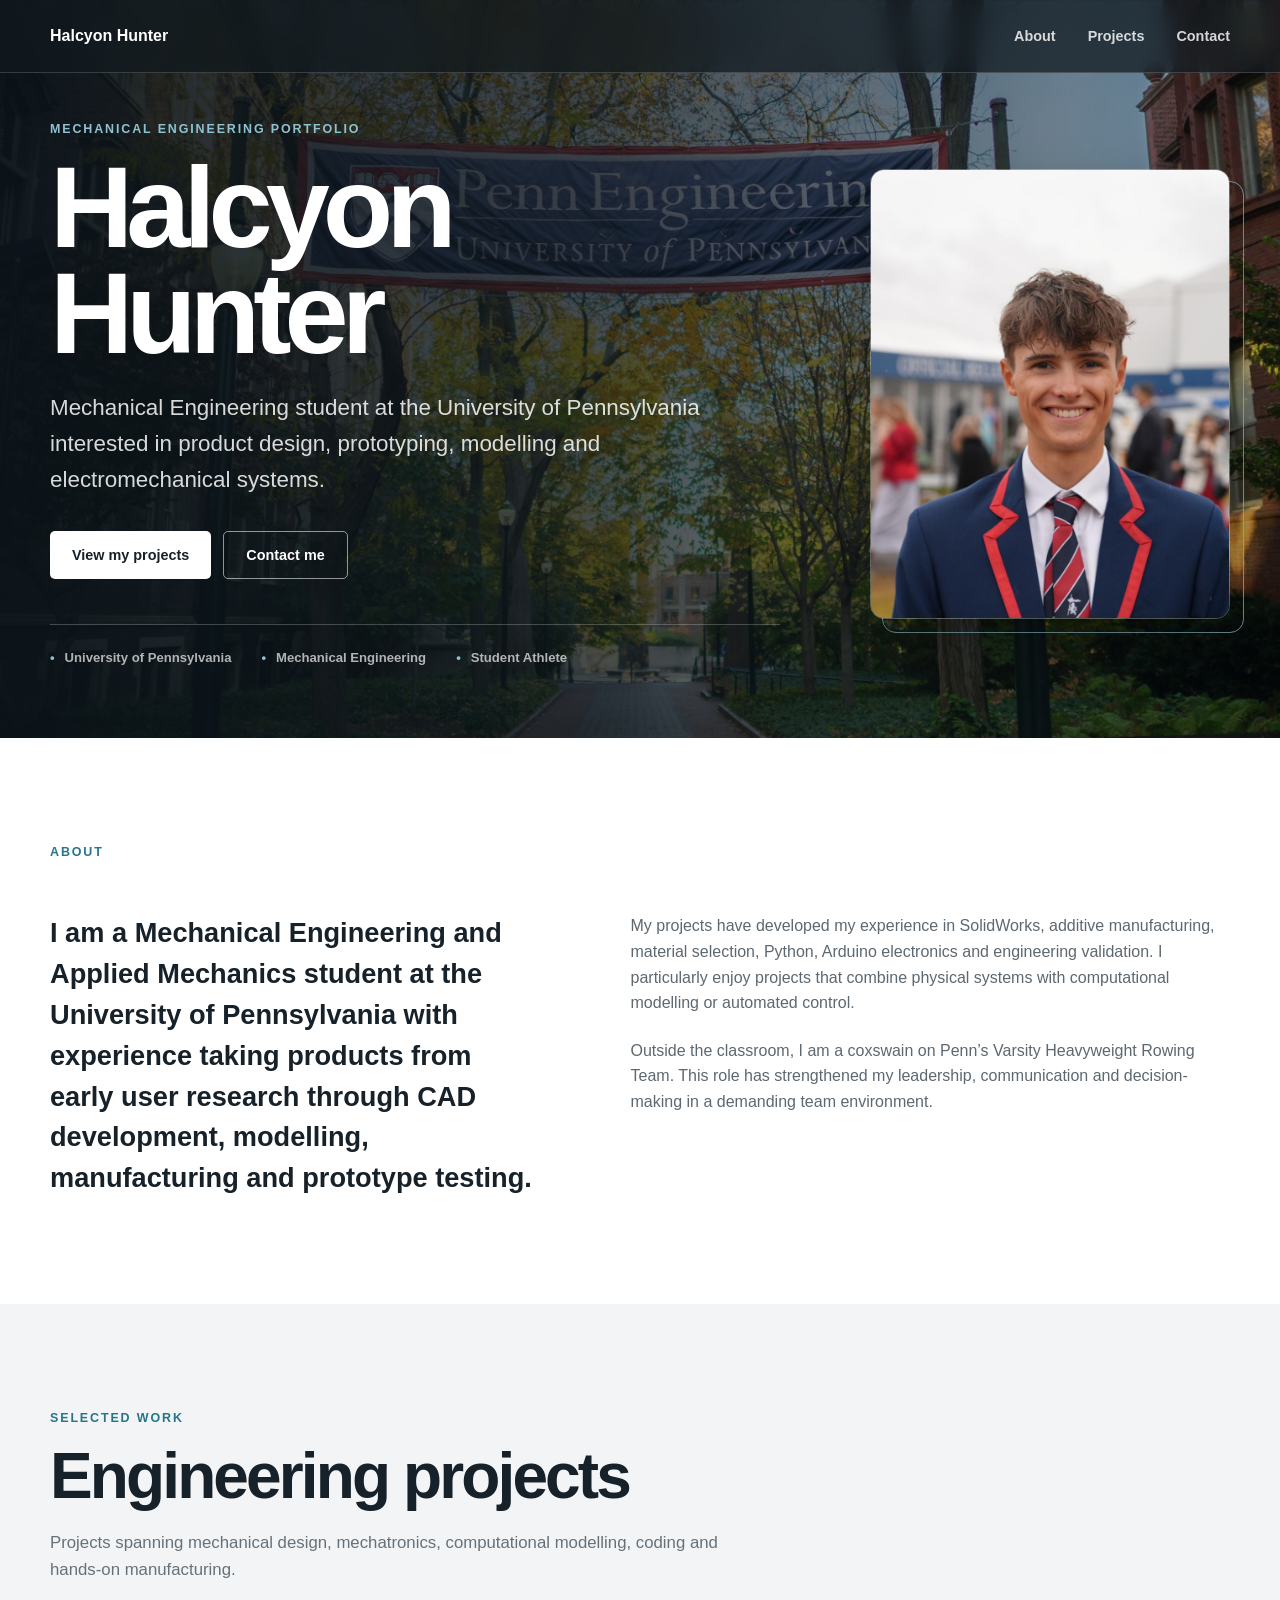
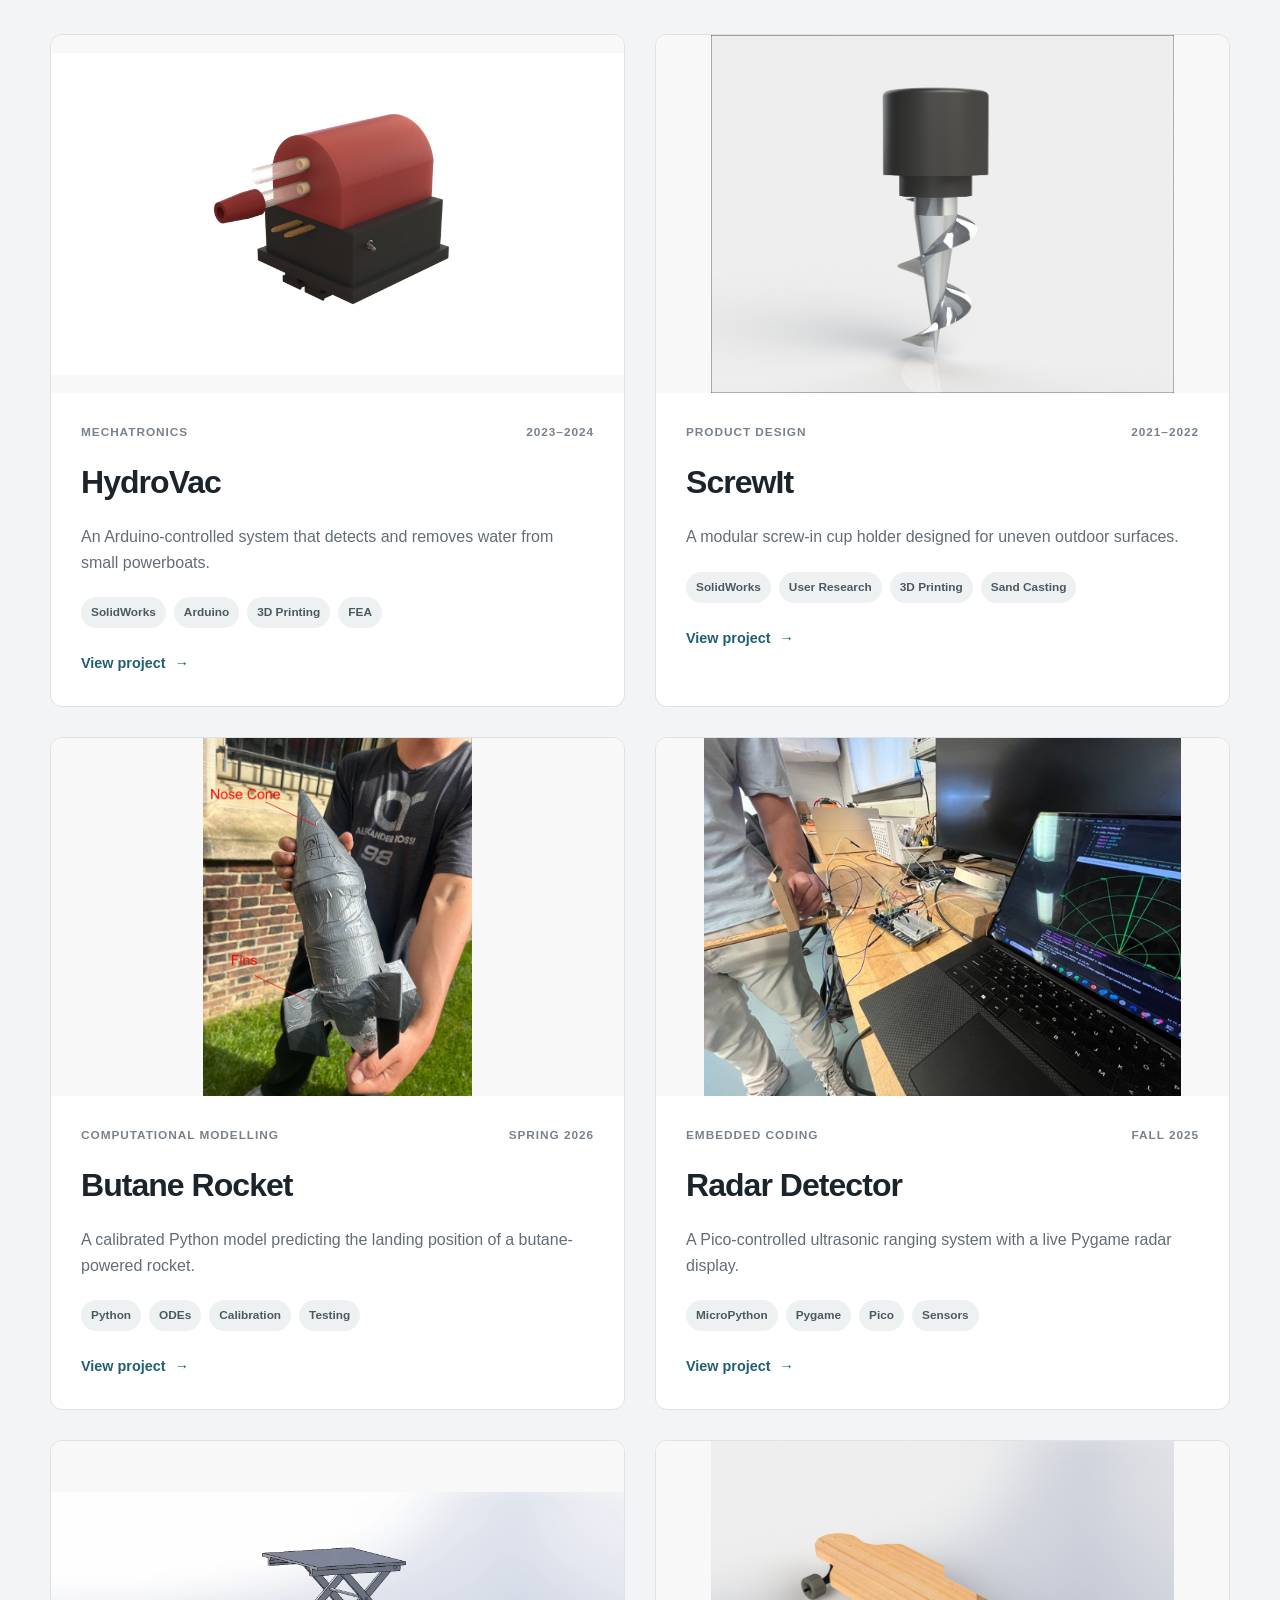
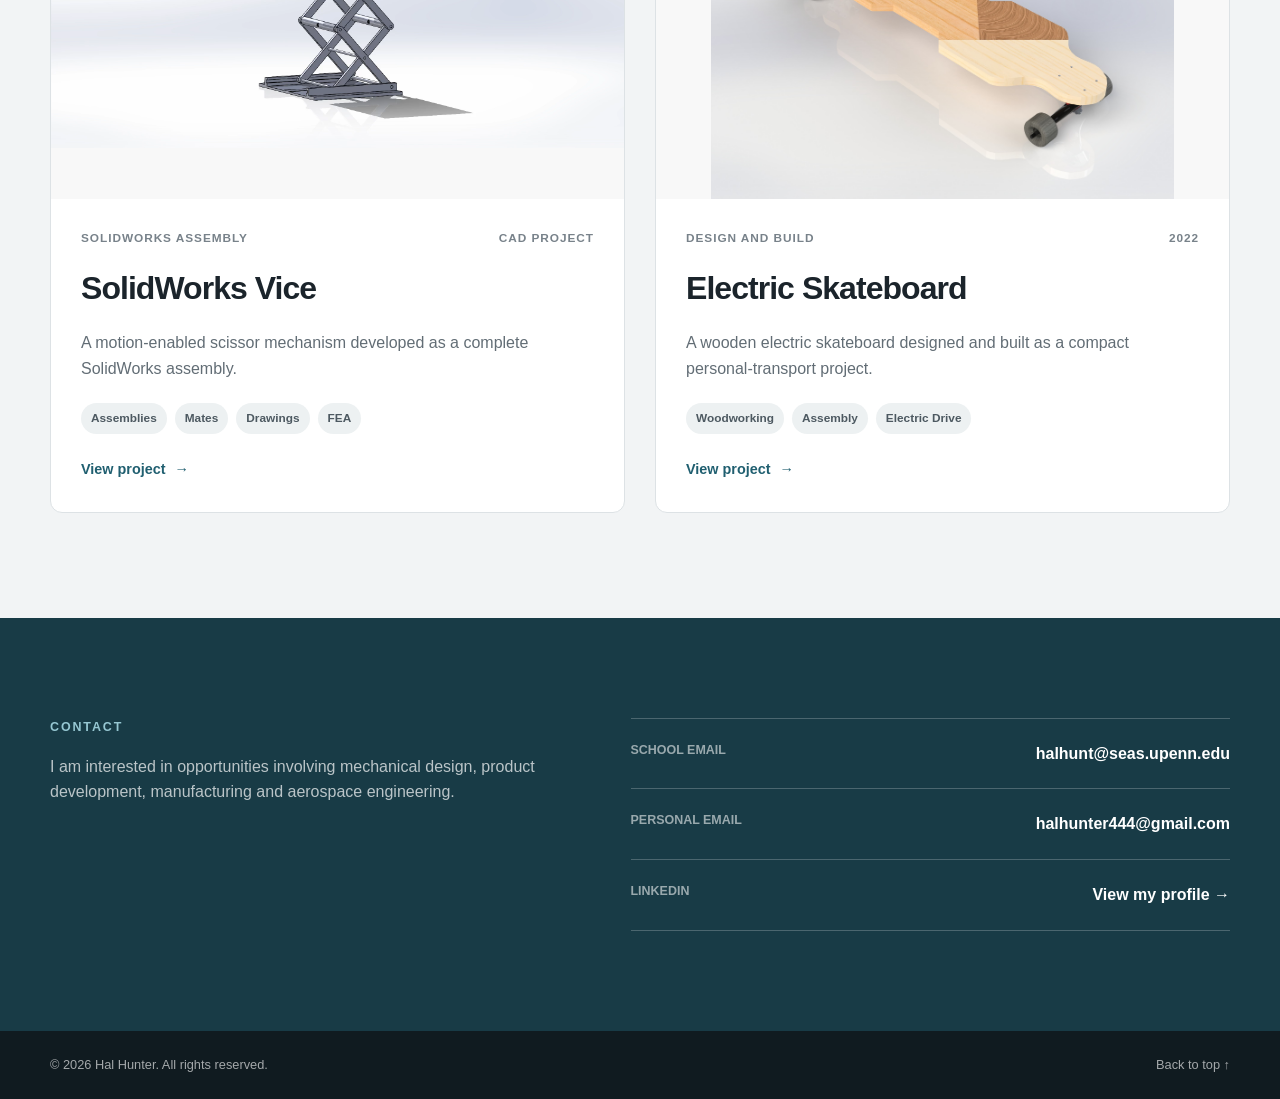
<file: index.html>
<!DOCTYPE html>
<html lang="en">
<head>
  <meta charset="UTF-8" />
  <meta name="viewport" content="width=device-width, initial-scale=1.0" />
  <meta name="description" content="Mechanical engineering portfolio of Halcyon Hunter, a student at the University of Pennsylvania." />
  <title>Halcyon Hunter | Mechanical Engineering Portfolio</title>
  <link rel="stylesheet" href="style.css" />
</head>
<body id="top" class="home-page">
  <nav class="home-nav" aria-label="Primary navigation">
    <div class="home-nav-inner">
      <a href="index.html" class="nav-brand">Halcyon Hunter</a>
      <ul class="home-links">
        <li><a href="#about">About</a></li>
        <li><a href="#projects">Projects</a></li>
        <li><a href="#contact">Contact</a></li>
      </ul>
    </div>
  </nav>

  <main>
    <section class="home-hero">
      <div class="home-hero-content">
        <div class="home-hero-copy">
          <p class="home-eyebrow">Mechanical Engineering Portfolio</p>
          <h1>Halcyon Hunter</h1>
          <p class="home-hero-lead">Mechanical Engineering student at the University of Pennsylvania interested in product design, prototyping, modelling and electromechanical systems.</p>
          <div class="home-actions">
            <a href="#projects" class="primary-button">View my projects</a>
            <a href="#contact" class="secondary-button">Contact me</a>
          </div>
          <ul class="hero-details">
            <li>University of Pennsylvania</li>
            <li>Mechanical Engineering</li>
            <li>Student Athlete</li>
          </ul>
        </div>
        <figure class="home-headshot">
          <img src="images/headshot.jpg" alt="Portrait of Halcyon Hunter" />
        </figure>
      </div>
    </section>

    <section id="about" class="home-section about-section">
      <div class="home-section-heading">
        <p class="home-section-label">About</p>
      </div>
      <div class="about-content">
        <p class="about-introduction">I am a Mechanical Engineering and Applied Mechanics student at the University of Pennsylvania with experience taking products from early user research through CAD development, modelling, manufacturing and prototype testing.</p>
        <div class="about-details">
          <p>My projects have developed my experience in SolidWorks, additive manufacturing, material selection, Python, Arduino electronics and engineering validation. I particularly enjoy projects that combine physical systems with computational modelling or automated control.</p>
          <p>Outside the classroom, I am a coxswain on Penn’s Varsity Heavyweight Rowing Team. This role has strengthened my leadership, communication and decision-making in a demanding team environment.</p>
        </div>
      </div>
    </section>

    <section id="projects" class="home-section projects-section">
      <div class="home-section-heading">
        <p class="home-section-label">Selected work</p>
        <h2>Engineering projects</h2>
        <p class="section-description">Projects spanning mechanical design, mechatronics, computational modelling, coding and hands-on manufacturing.</p>
      </div>

      <div class="project-card-grid">
        <article class="home-project-card">
          <a href="hydrovac.html" class="project-image-link"><img src="images/hydrovac-render-front.jpg" alt="HydroVac automated bilge pump rendering" /></a>
          <div class="home-project-content">
            <div class="project-card-meta"><span>Mechatronics</span><span>2023–2024</span></div>
            <h3><a href="hydrovac.html">HydroVac</a></h3>
            <p>An Arduino-controlled system that detects and removes water from small powerboats.</p>
            <ul class="home-project-tags"><li>SolidWorks</li><li>Arduino</li><li>3D Printing</li><li>FEA</li></ul>
            <a href="hydrovac.html" class="project-link">View project <span>→</span></a>
          </div>
        </article>

        <article class="home-project-card">
          <a href="screwit.html" class="project-image-link"><img src="images/screwit-assembled.jpg" alt="ScrewIt cup holder rendering" /></a>
          <div class="home-project-content">
            <div class="project-card-meta"><span>Product design</span><span>2021–2022</span></div>
            <h3><a href="screwit.html">ScrewIt</a></h3>
            <p>A modular screw-in cup holder designed for uneven outdoor surfaces.</p>
            <ul class="home-project-tags"><li>SolidWorks</li><li>User Research</li><li>3D Printing</li><li>Sand Casting</li></ul>
            <a href="screwit.html" class="project-link">View project <span>→</span></a>
          </div>
        </article>

        <article class="home-project-card">
          <a href="rocket.html" class="project-image-link"><img src="images/rocket-assembly.jpg" alt="Butane rocket prototype" /></a>
          <div class="home-project-content">
            <div class="project-card-meta"><span>Computational modelling</span><span>Spring 2026</span></div>
            <h3><a href="rocket.html">Butane Rocket</a></h3>
            <p>A calibrated Python model predicting the landing position of a butane-powered rocket.</p>
            <ul class="home-project-tags"><li>Python</li><li>ODEs</li><li>Calibration</li><li>Testing</li></ul>
            <a href="rocket.html" class="project-link">View project <span>→</span></a>
          </div>
        </article>

        <article class="home-project-card">
          <a href="radar.html" class="project-image-link"><img src="images/radar-display.jpg" alt="Radar detector and computer display" /></a>
          <div class="home-project-content">
            <div class="project-card-meta"><span>Embedded coding</span><span>Fall 2025</span></div>
            <h3><a href="radar.html">Radar Detector</a></h3>
            <p>A Pico-controlled ultrasonic ranging system with a live Pygame radar display.</p>
            <ul class="home-project-tags"><li>MicroPython</li><li>Pygame</li><li>Pico</li><li>Sensors</li></ul>
            <a href="radar.html" class="project-link">View project <span>→</span></a>
          </div>
        </article>

        <article class="home-project-card">
          <a href="vice.html" class="project-image-link"><img src="images/vice-hero.png" alt="SolidWorks vice mechanism" /></a>
          <div class="home-project-content">
            <div class="project-card-meta"><span>SolidWorks assembly</span><span>CAD project</span></div>
            <h3><a href="vice.html">SolidWorks Vice</a></h3>
            <p>A motion-enabled scissor mechanism developed as a complete SolidWorks assembly.</p>
            <ul class="home-project-tags"><li>Assemblies</li><li>Mates</li><li>Drawings</li><li>FEA</li></ul>
            <a href="vice.html" class="project-link">View project <span>→</span></a>
          </div>
        </article>

        <article class="home-project-card">
          <a href="skateboard.html" class="project-image-link"><img src="images/electric-skateboard.jpg" alt="Wooden electric skateboard rendering" /></a>
          <div class="home-project-content">
            <div class="project-card-meta"><span>Design and build</span><span>2022</span></div>
            <h3><a href="skateboard.html">Electric Skateboard</a></h3>
            <p>A wooden electric skateboard designed and built as a compact personal-transport project.</p>
            <ul class="home-project-tags"><li>Woodworking</li><li>Assembly</li><li>Electric Drive</li></ul>
            <a href="skateboard.html" class="project-link">View project <span>→</span></a>
          </div>
        </article>
      </div>
    </section>

    <section id="contact" class="home-contact">
      <div class="contact-introduction"><p class="home-section-label">Contact</p><p>I am interested in opportunities involving mechanical design, product development, manufacturing and aerospace engineering.</p></div>
      <div class="contact-links">
        <a href="mailto:halhunt@seas.upenn.edu"><span>School email</span><strong>halhunt@seas.upenn.edu</strong></a>
        <a href="mailto:halhunter444@gmail.com"><span>Personal email</span><strong>halhunter444@gmail.com</strong></a>
        <a href="https://www.linkedin.com/in/hal-hunter-1069b6237" target="_blank" rel="noopener noreferrer"><span>LinkedIn</span><strong>View my profile →</strong></a>
      </div>
    </section>
  </main>

  <footer class="home-footer"><p>© 2026 Hal Hunter. All rights reserved.</p><a href="#top">Back to top ↑</a></footer>
</body>
</html>
</file>
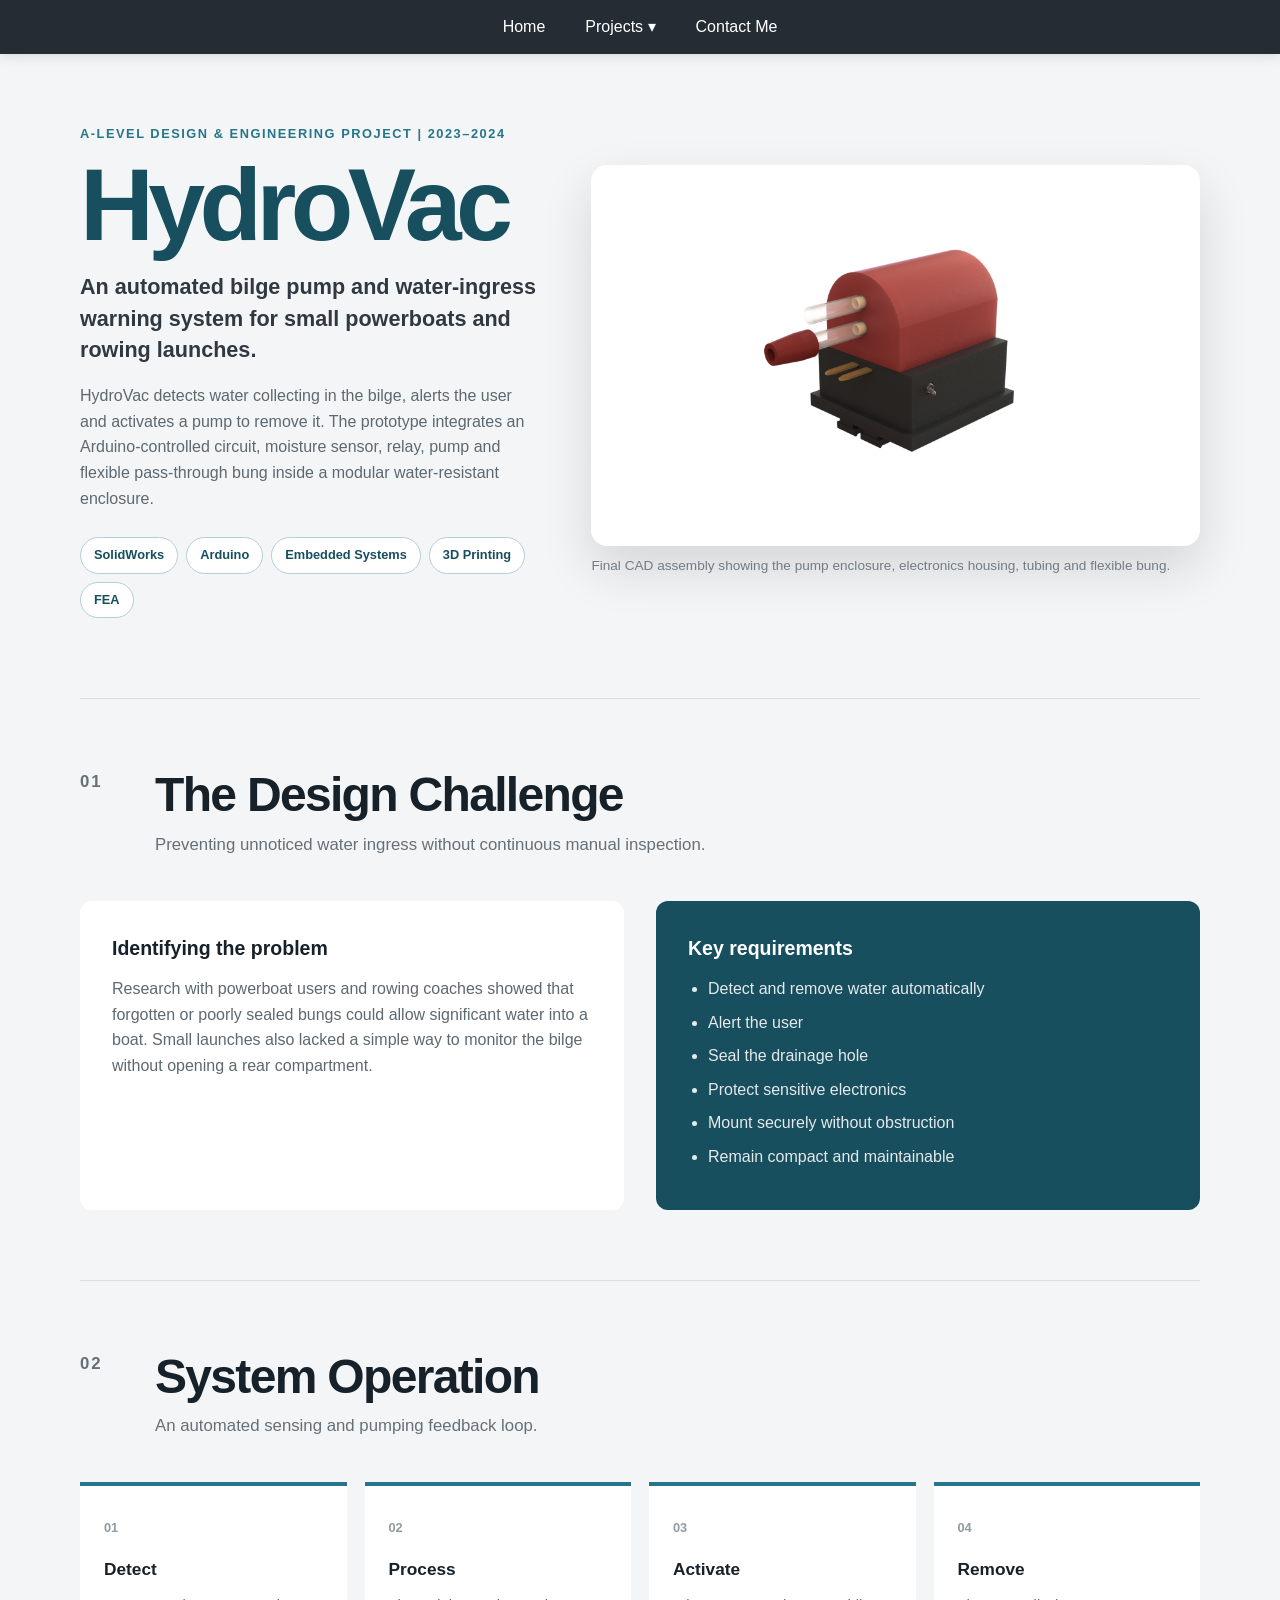
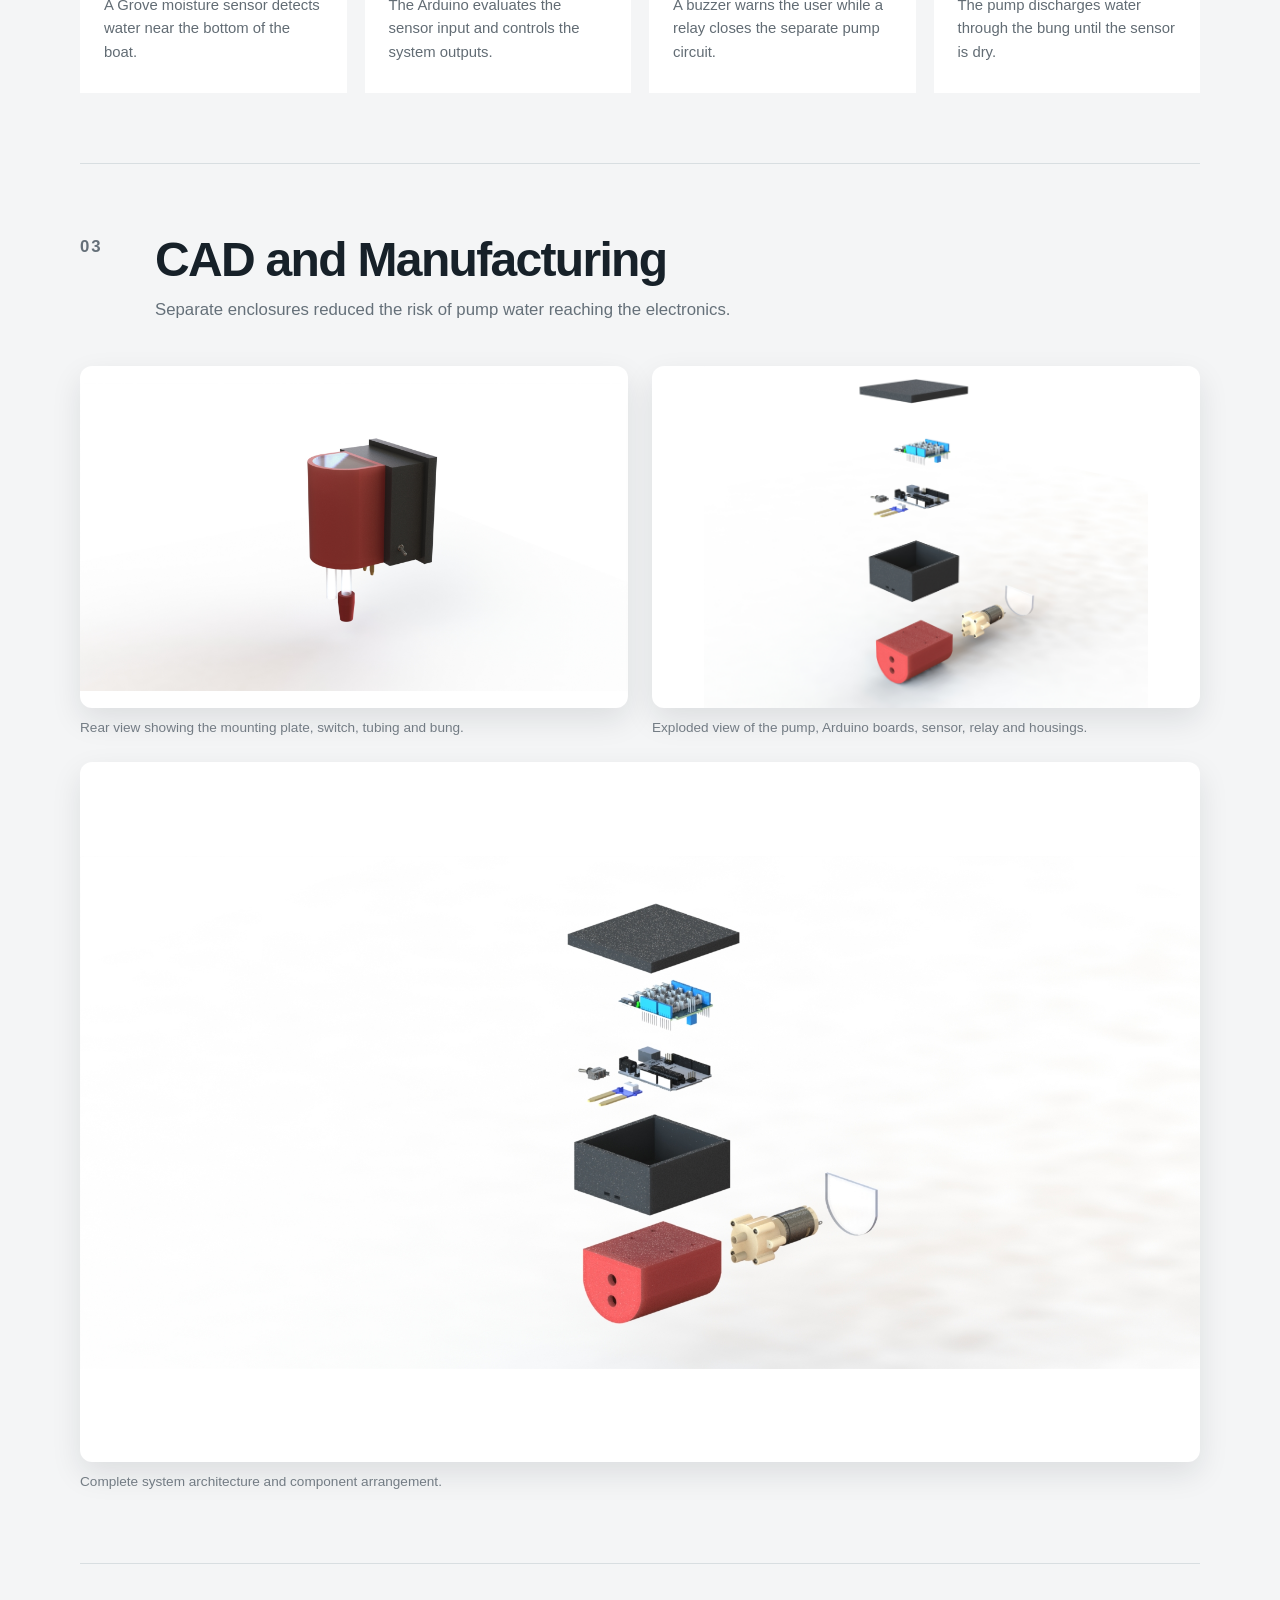
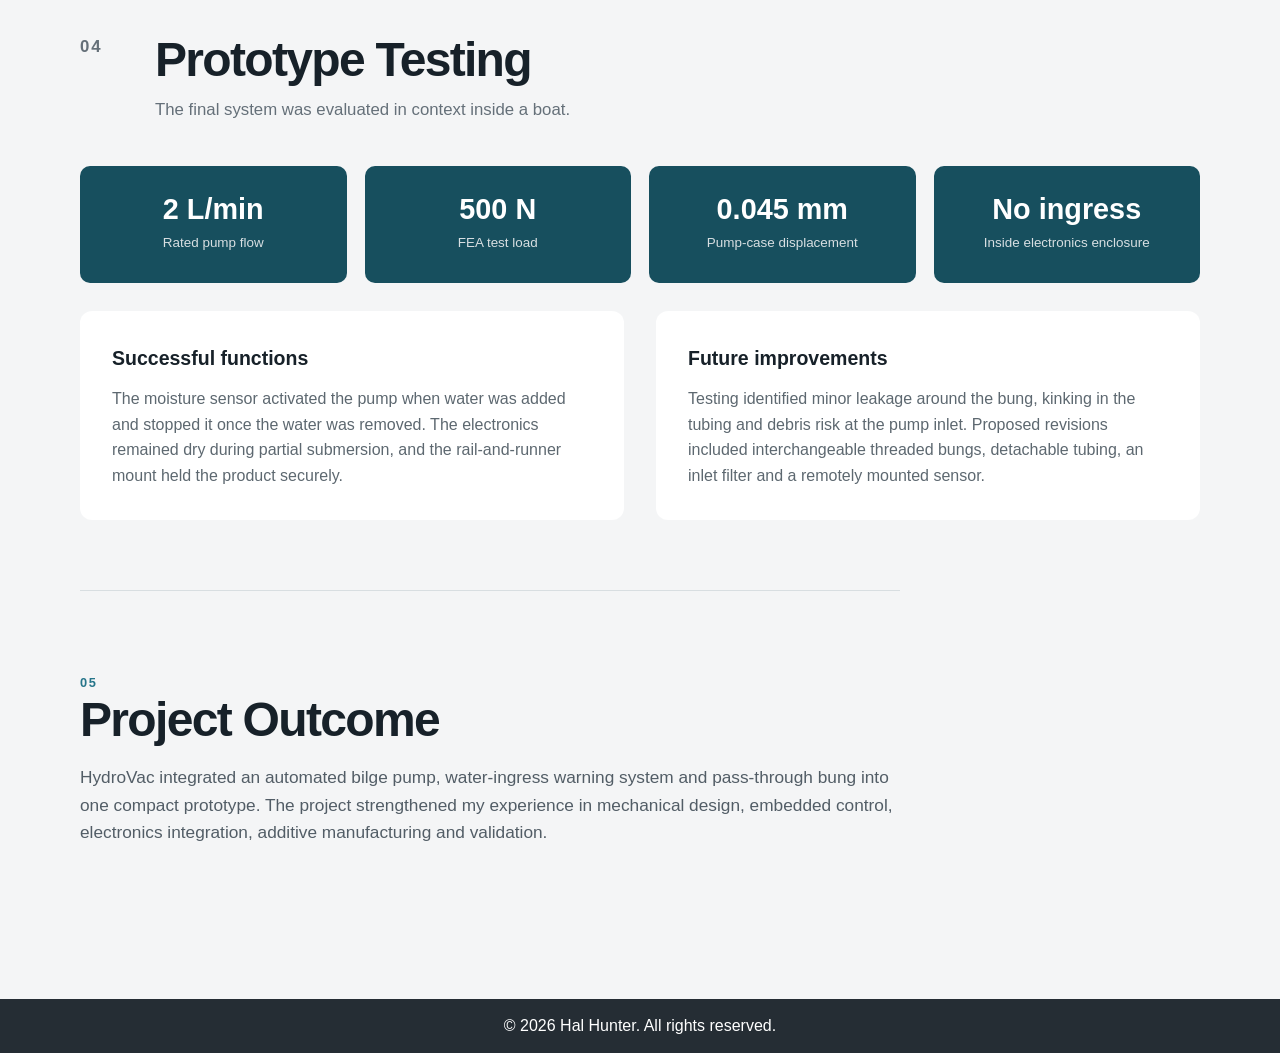
<file: hydrovac.html>
<!DOCTYPE html>
<html lang="en">
<head>
  <meta charset="UTF-8" />
  <meta name="viewport" content="width=device-width, initial-scale=1.0" />
  <meta name="description" content="HydroVac automated bilge pump and water-ingress warning system by Hal Hunter." />
  <title>HydroVac | Hal Hunter</title>
  <link rel="stylesheet" href="style.css" />
</head>
<body class="project-page accent-teal">
  <nav class="project-nav" aria-label="Primary navigation"><ul class="navbar"><li><a href="index.html">Home</a></li><li class="dropdown"><a href="#">Projects ▾</a><ul class="dropdown-content">
    <li><a href="hydrovac.html" aria-current="page">HydroVac</a></li><li><a href="screwit.html">ScrewIt</a></li><li><a href="skateboard.html">Electric Skateboard</a></li><li><a href="vice.html">SolidWorks Vice</a></li><li><a href="radar.html">Radar Detector</a></li><li><a href="rocket.html">Butane Rocket</a></li>
  </ul></li><li><a href="index.html#contact">Contact Me</a></li></ul></nav>

  <main class="project-main">
    <section class="project-hero">
      <div class="project-hero-text"><p class="project-eyebrow">A-Level Design & Engineering Project | 2023–2024</p><h1>HydroVac</h1><p class="project-lead">An automated bilge pump and water-ingress warning system for small powerboats and rowing launches.</p><p>HydroVac detects water collecting in the bilge, alerts the user and activates a pump to remove it. The prototype integrates an Arduino-controlled circuit, moisture sensor, relay, pump and flexible pass-through bung inside a modular water-resistant enclosure.</p><ul class="project-tags"><li>SolidWorks</li><li>Arduino</li><li>Embedded Systems</li><li>3D Printing</li><li>FEA</li></ul></div>
      <figure class="hero-media"><img src="images/hydrovac-render-front.jpg" alt="HydroVac complete CAD assembly" /><figcaption>Final CAD assembly showing the pump enclosure, electronics housing, tubing and flexible bung.</figcaption></figure>
    </section>

    <section class="project-section"><div class="section-heading"><p class="section-number">01</p><div><h2>The Design Challenge</h2><p>Preventing unnoticed water ingress without continuous manual inspection.</p></div></div><div class="two-column-layout"><article><h3>Identifying the problem</h3><p>Research with powerboat users and rowing coaches showed that forgotten or poorly sealed bungs could allow significant water into a boat. Small launches also lacked a simple way to monitor the bilge without opening a rear compartment.</p></article><article class="requirement-card"><h3>Key requirements</h3><ul><li>Detect and remove water automatically</li><li>Alert the user</li><li>Seal the drainage hole</li><li>Protect sensitive electronics</li><li>Mount securely without obstruction</li><li>Remain compact and maintainable</li></ul></article></div></section>

    <section class="project-section"><div class="section-heading"><p class="section-number">02</p><div><h2>System Operation</h2><p>An automated sensing and pumping feedback loop.</p></div></div><div class="process-grid"><article class="process-card"><span>01</span><h3>Detect</h3><p>A Grove moisture sensor detects water near the bottom of the boat.</p></article><article class="process-card"><span>02</span><h3>Process</h3><p>The Arduino evaluates the sensor input and controls the system outputs.</p></article><article class="process-card"><span>03</span><h3>Activate</h3><p>A buzzer warns the user while a relay closes the separate pump circuit.</p></article><article class="process-card"><span>04</span><h3>Remove</h3><p>The pump discharges water through the bung until the sensor is dry.</p></article></div></section>

    <section class="project-section"><div class="section-heading"><p class="section-number">03</p><div><h2>CAD and Manufacturing</h2><p>Separate enclosures reduced the risk of pump water reaching the electronics.</p></div></div><div class="media-gallery"><figure><img src="images/hydrovac-render-mounted.jpg" alt="Rear rendering of HydroVac" /><figcaption>Rear view showing the mounting plate, switch, tubing and bung.</figcaption></figure><figure><img src="images/hydrovac-exploded-detail.jpg" alt="HydroVac detailed exploded view" /><figcaption>Exploded view of the pump, Arduino boards, sensor, relay and housings.</figcaption></figure><figure class="wide-render"><img src="images/hydrovac-exploded-wide.jpg" alt="HydroVac wide exploded view" /><figcaption>Complete system architecture and component arrangement.</figcaption></figure></div></section>

    <section class="project-section"><div class="section-heading"><p class="section-number">04</p><div><h2>Prototype Testing</h2><p>The final system was evaluated in context inside a boat.</p></div></div><div class="results-grid"><article class="result-card"><strong>2 L/min</strong><span>Rated pump flow</span></article><article class="result-card"><strong>500 N</strong><span>FEA test load</span></article><article class="result-card"><strong>0.045 mm</strong><span>Pump-case displacement</span></article><article class="result-card"><strong>No ingress</strong><span>Inside electronics enclosure</span></article></div><div class="two-column-layout"><article><h3>Successful functions</h3><p>The moisture sensor activated the pump when water was added and stopped it once the water was removed. The electronics remained dry during partial submersion, and the rail-and-runner mount held the product securely.</p></article><article><h3>Future improvements</h3><p>Testing identified minor leakage around the bung, kinking in the tubing and debris risk at the pump inlet. Proposed revisions included interchangeable threaded bungs, detachable tubing, an inlet filter and a remotely mounted sensor.</p></article></div></section>

    <section class="project-outcome"><p class="section-number">05</p><h2>Project Outcome</h2><p>HydroVac integrated an automated bilge pump, water-ingress warning system and pass-through bung into one compact prototype. The project strengthened my experience in mechanical design, embedded control, electronics integration, additive manufacturing and validation.</p></section>
  </main>
  <footer><p>© 2026 Hal Hunter. All rights reserved.</p></footer>
</body>
</html>
</file>
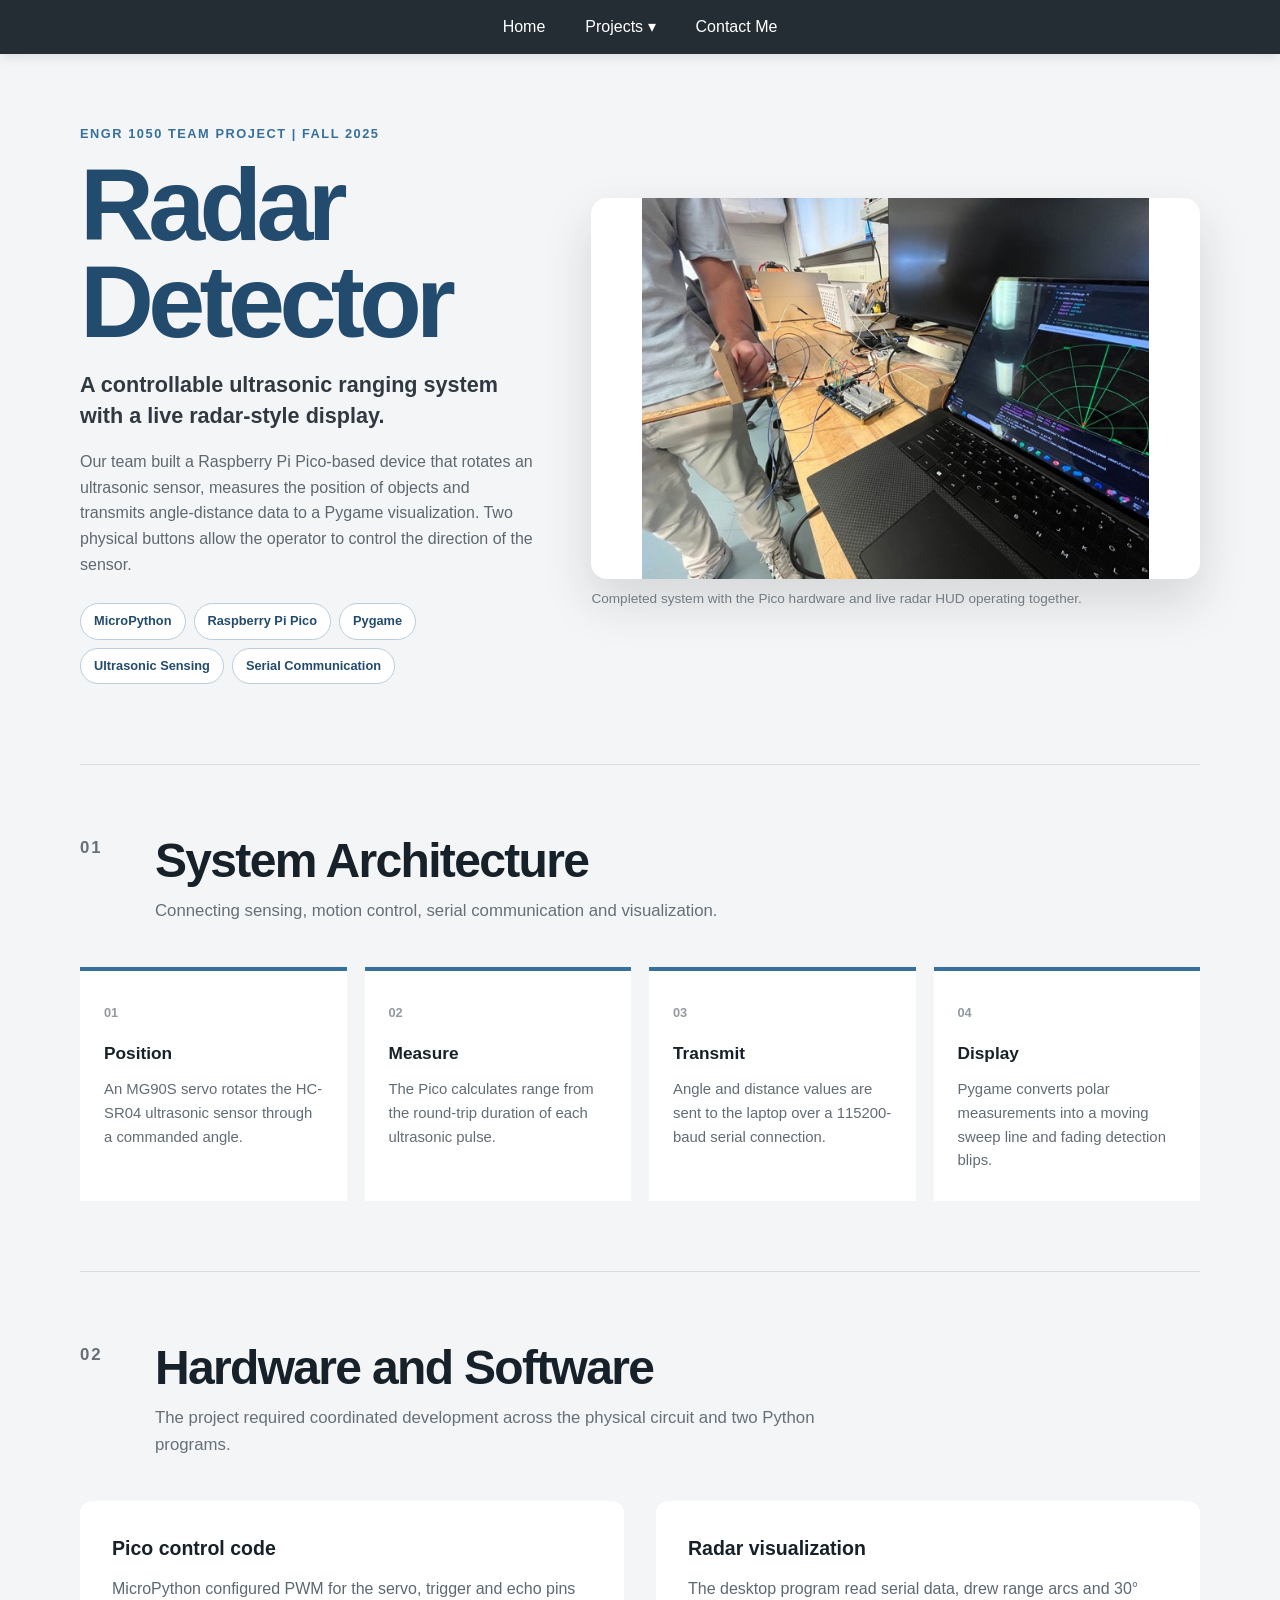
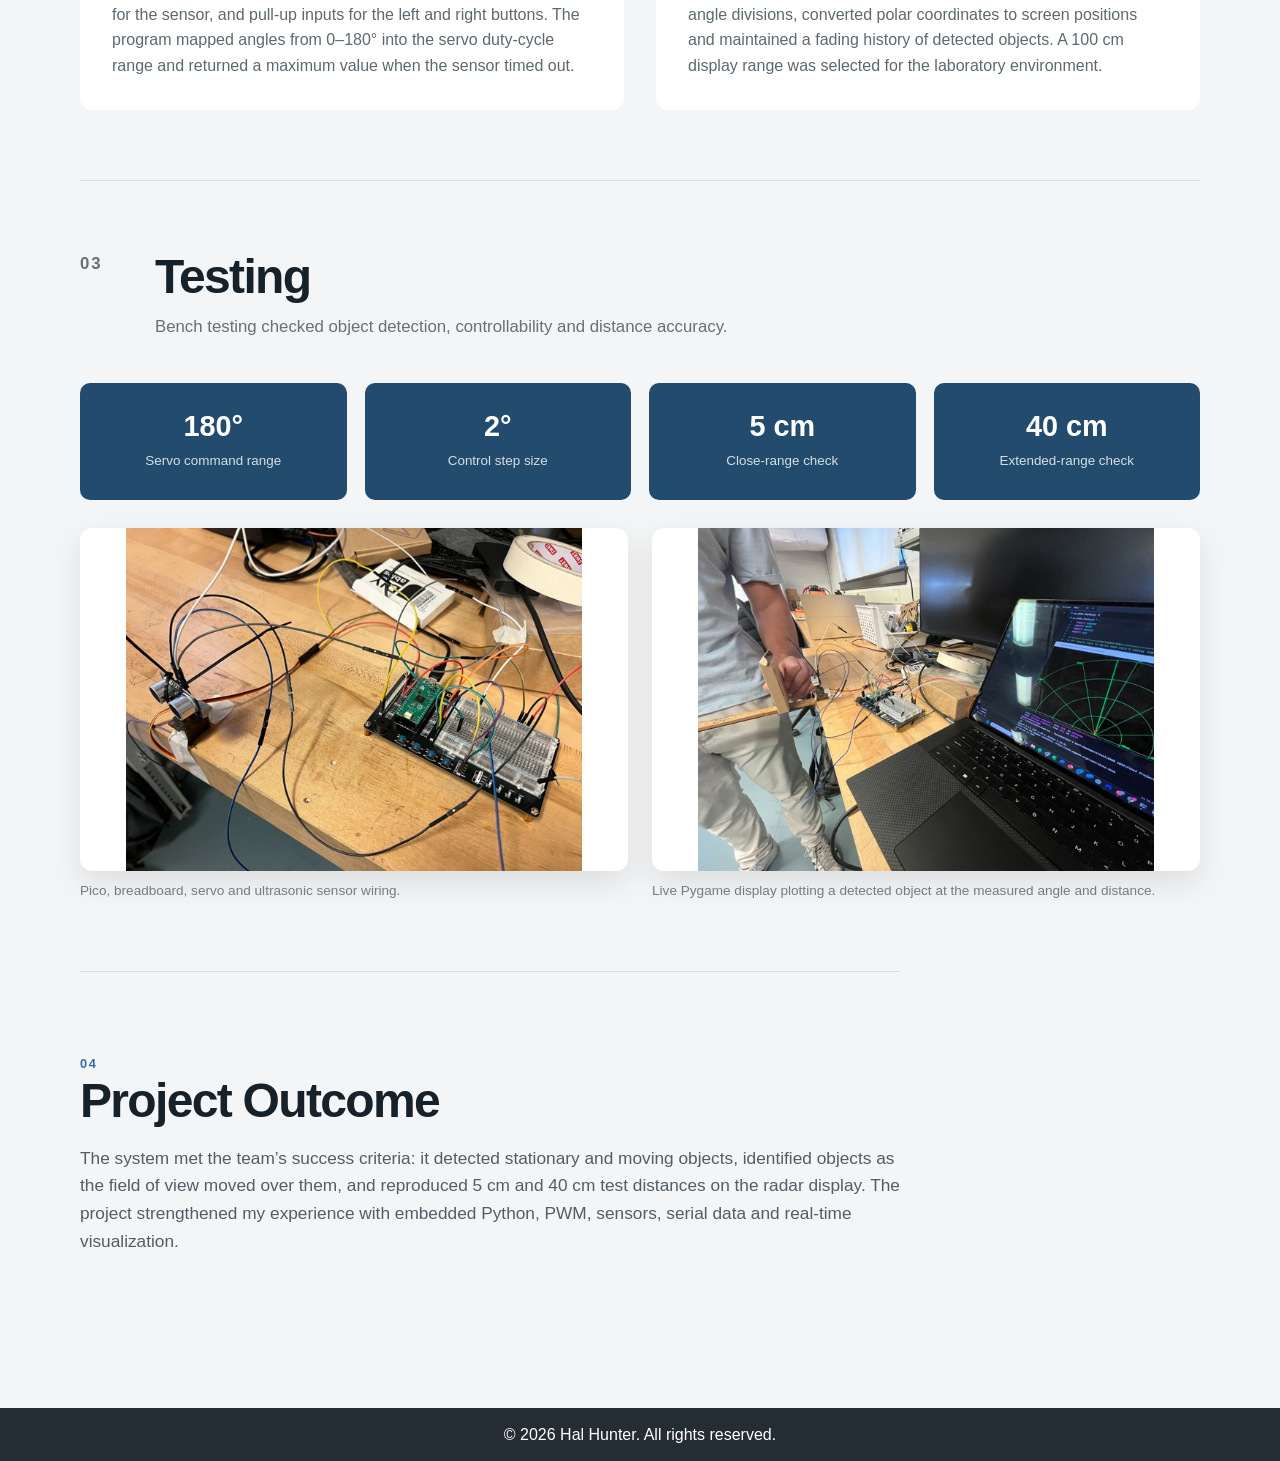
<file: radar.html>
<!DOCTYPE html>
<html lang="en">
<head>
  <meta charset="UTF-8" />
  <meta name="viewport" content="width=device-width, initial-scale=1.0" />
  <meta name="description" content="Pico-controlled ultrasonic radar detector developed by Hal Hunter and teammates for ENGR 1050." />
  <title>Radar Detector | Hal Hunter</title>
  <link rel="stylesheet" href="style.css" />
</head>
<body class="project-page accent-blue">
  <nav class="project-nav" aria-label="Primary navigation"><ul class="navbar"><li><a href="index.html">Home</a></li><li class="dropdown"><a href="#">Projects ▾</a><ul class="dropdown-content">
    <li><a href="hydrovac.html">HydroVac</a></li><li><a href="screwit.html">ScrewIt</a></li><li><a href="skateboard.html">Electric Skateboard</a></li><li><a href="vice.html">SolidWorks Vice</a></li><li><a href="radar.html" aria-current="page">Radar Detector</a></li><li><a href="rocket.html">Butane Rocket</a></li>
  </ul></li><li><a href="index.html#contact">Contact Me</a></li></ul></nav>

  <main class="project-main">
    <section class="project-hero">
      <div class="project-hero-text">
        <p class="project-eyebrow">ENGR 1050 Team Project | Fall 2025</p>
        <h1>Radar Detector</h1>
        <p class="project-lead">A controllable ultrasonic ranging system with a live radar-style display.</p>
        <p>Our team built a Raspberry Pi Pico-based device that rotates an ultrasonic sensor, measures the position of objects and transmits angle-distance data to a Pygame visualization. Two physical buttons allow the operator to control the direction of the sensor.</p>
        <ul class="project-tags"><li>MicroPython</li><li>Raspberry Pi Pico</li><li>Pygame</li><li>Ultrasonic Sensing</li><li>Serial Communication</li></ul>
      </div>
      <figure class="hero-media"><img src="images/radar-display.jpg" alt="Radar detector connected to a live computer display" /><figcaption>Completed system with the Pico hardware and live radar HUD operating together.</figcaption></figure>
    </section>

    <section class="project-section">
      <div class="section-heading"><p class="section-number">01</p><div><h2>System Architecture</h2><p>Connecting sensing, motion control, serial communication and visualization.</p></div></div>
      <div class="process-grid">
        <article class="process-card"><span>01</span><h3>Position</h3><p>An MG90S servo rotates the HC-SR04 ultrasonic sensor through a commanded angle.</p></article>
        <article class="process-card"><span>02</span><h3>Measure</h3><p>The Pico calculates range from the round-trip duration of each ultrasonic pulse.</p></article>
        <article class="process-card"><span>03</span><h3>Transmit</h3><p>Angle and distance values are sent to the laptop over a 115200-baud serial connection.</p></article>
        <article class="process-card"><span>04</span><h3>Display</h3><p>Pygame converts polar measurements into a moving sweep line and fading detection blips.</p></article>
      </div>
    </section>

    <section class="project-section">
      <div class="section-heading"><p class="section-number">02</p><div><h2>Hardware and Software</h2><p>The project required coordinated development across the physical circuit and two Python programs.</p></div></div>
      <div class="two-column-layout">
        <article><h3>Pico control code</h3><p>MicroPython configured PWM for the servo, trigger and echo pins for the sensor, and pull-up inputs for the left and right buttons. The program mapped angles from 0–180° into the servo duty-cycle range and returned a maximum value when the sensor timed out.</p></article>
        <article><h3>Radar visualization</h3><p>The desktop program read serial data, drew range arcs and 30° angle divisions, converted polar coordinates to screen positions and maintained a fading history of detected objects. A 100 cm display range was selected for the laboratory environment.</p></article>
      </div>
    </section>

    <section class="project-section">
      <div class="section-heading"><p class="section-number">03</p><div><h2>Testing</h2><p>Bench testing checked object detection, controllability and distance accuracy.</p></div></div>
      <div class="results-grid"><article class="result-card"><strong>180°</strong><span>Servo command range</span></article><article class="result-card"><strong>2°</strong><span>Control step size</span></article><article class="result-card"><strong>5 cm</strong><span>Close-range check</span></article><article class="result-card"><strong>40 cm</strong><span>Extended-range check</span></article></div>
      <div class="media-gallery">
        <figure><img src="images/radar-setup.jpg" alt="Close view of Pico, breadboard, servo and ultrasonic sensor" /><figcaption>Pico, breadboard, servo and ultrasonic sensor wiring.</figcaption></figure>
        <figure><img src="images/radar-display.jpg" alt="Radar detector displaying an object on a laptop" /><figcaption>Live Pygame display plotting a detected object at the measured angle and distance.</figcaption></figure>
      </div>
    </section>

    <section class="project-outcome"><p class="section-number">04</p><h2>Project Outcome</h2><p>The system met the team’s success criteria: it detected stationary and moving objects, identified objects as the field of view moved over them, and reproduced 5 cm and 40 cm test distances on the radar display. The project strengthened my experience with embedded Python, PWM, sensors, serial data and real-time visualization.</p></section>
  </main>
  <footer><p>© 2026 Hal Hunter. All rights reserved.</p></footer>
</body>
</html>
</file>
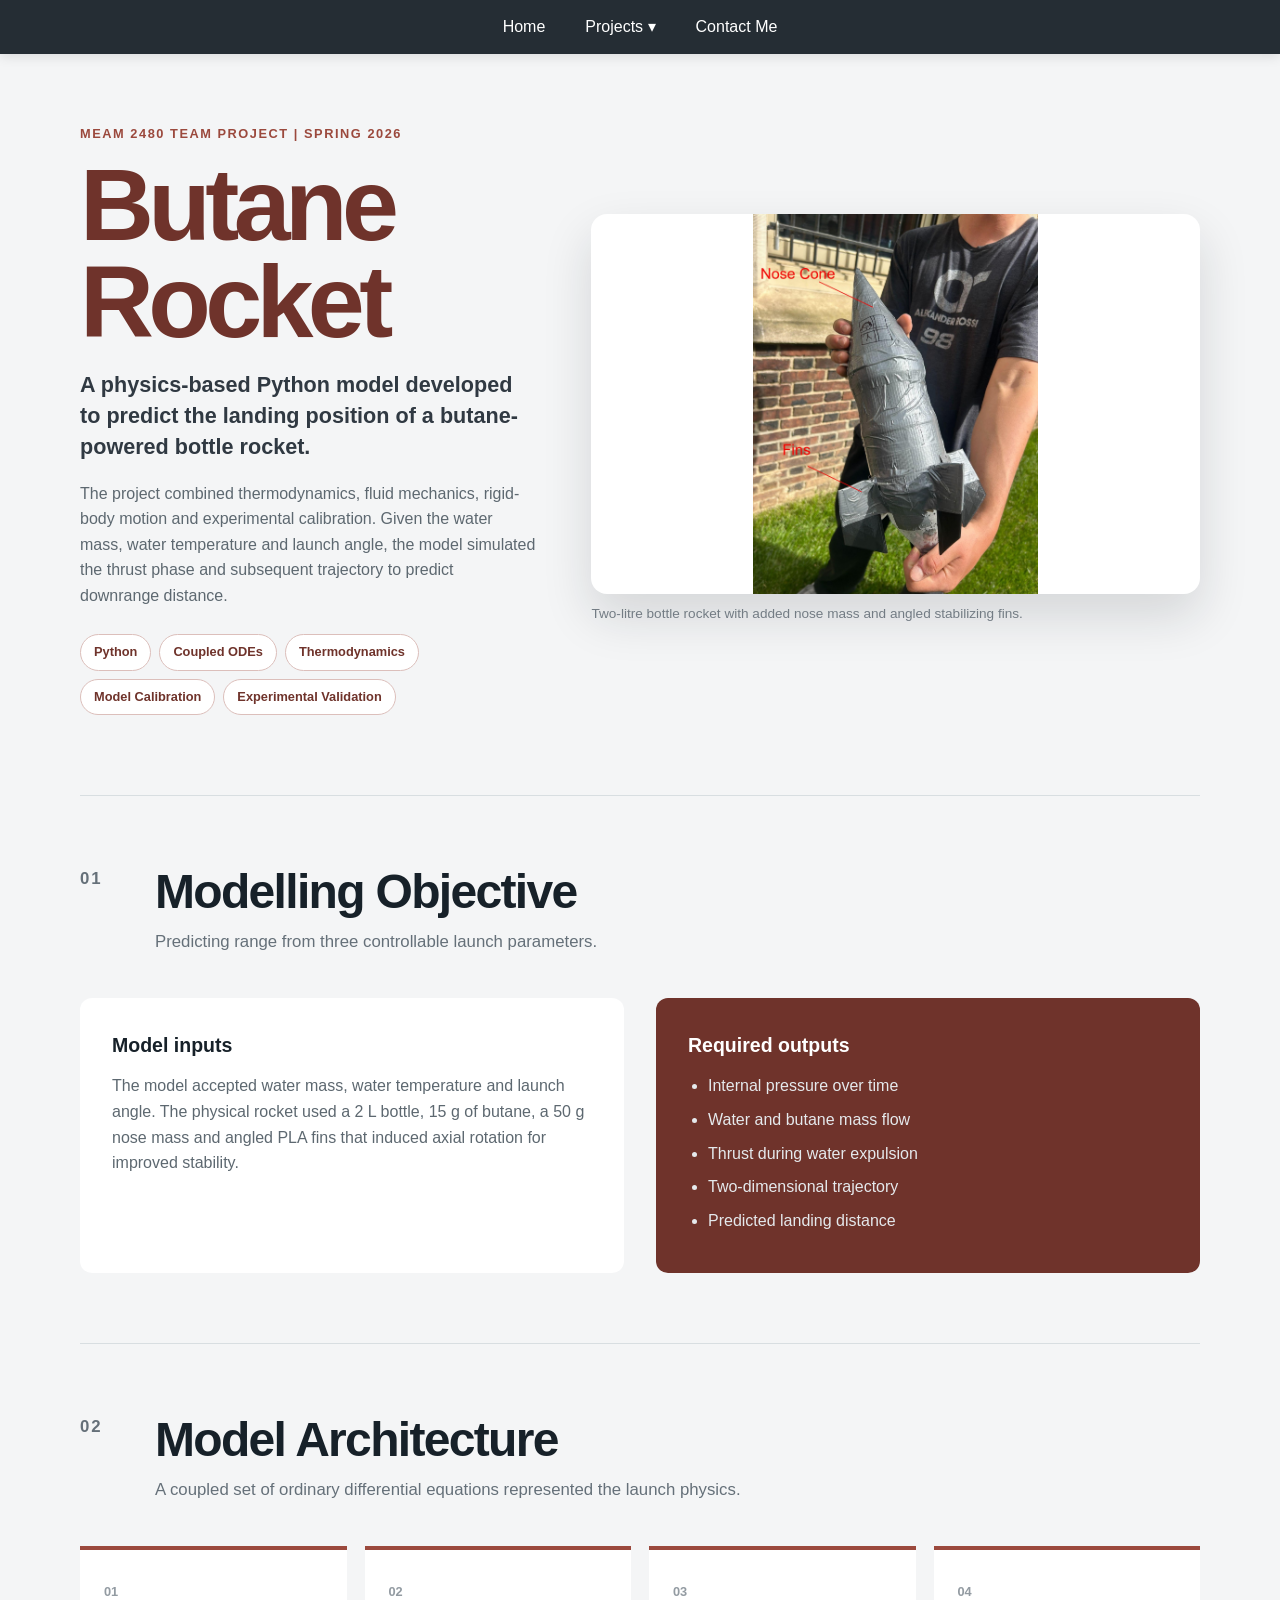
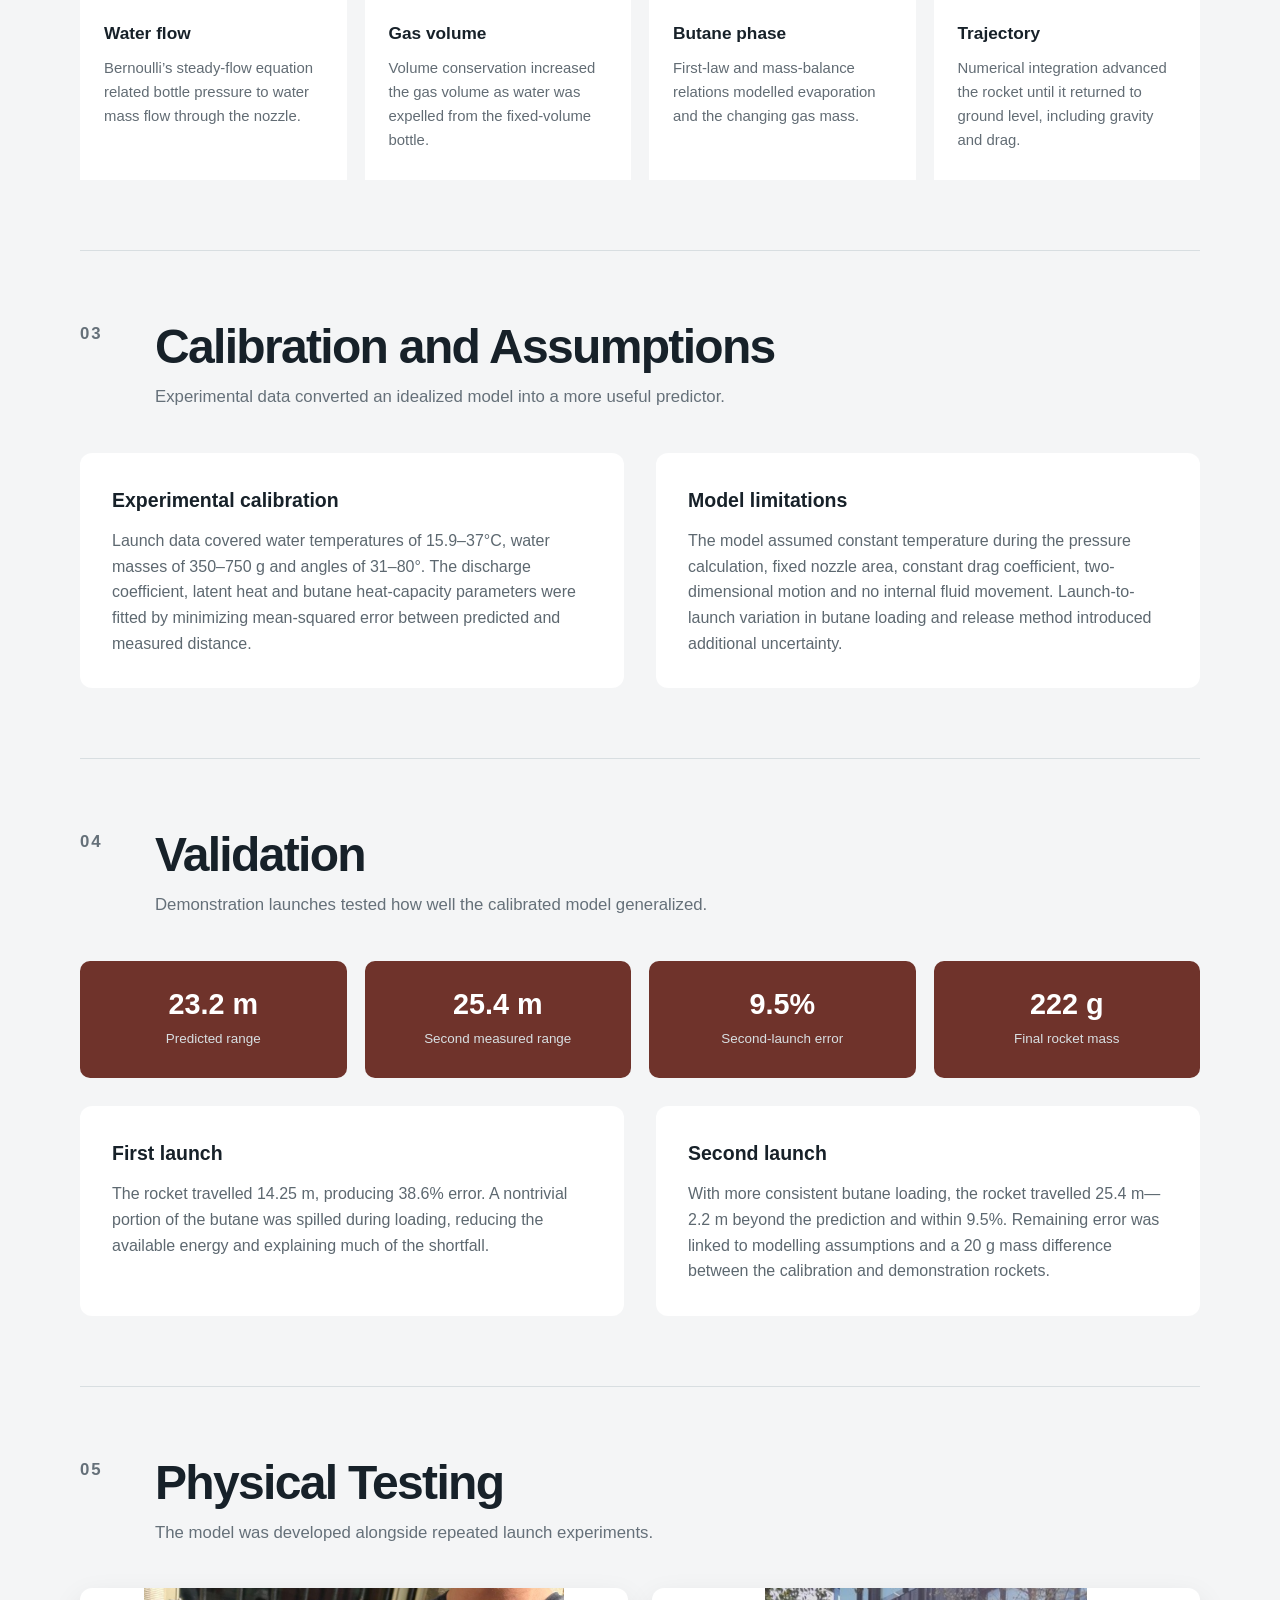
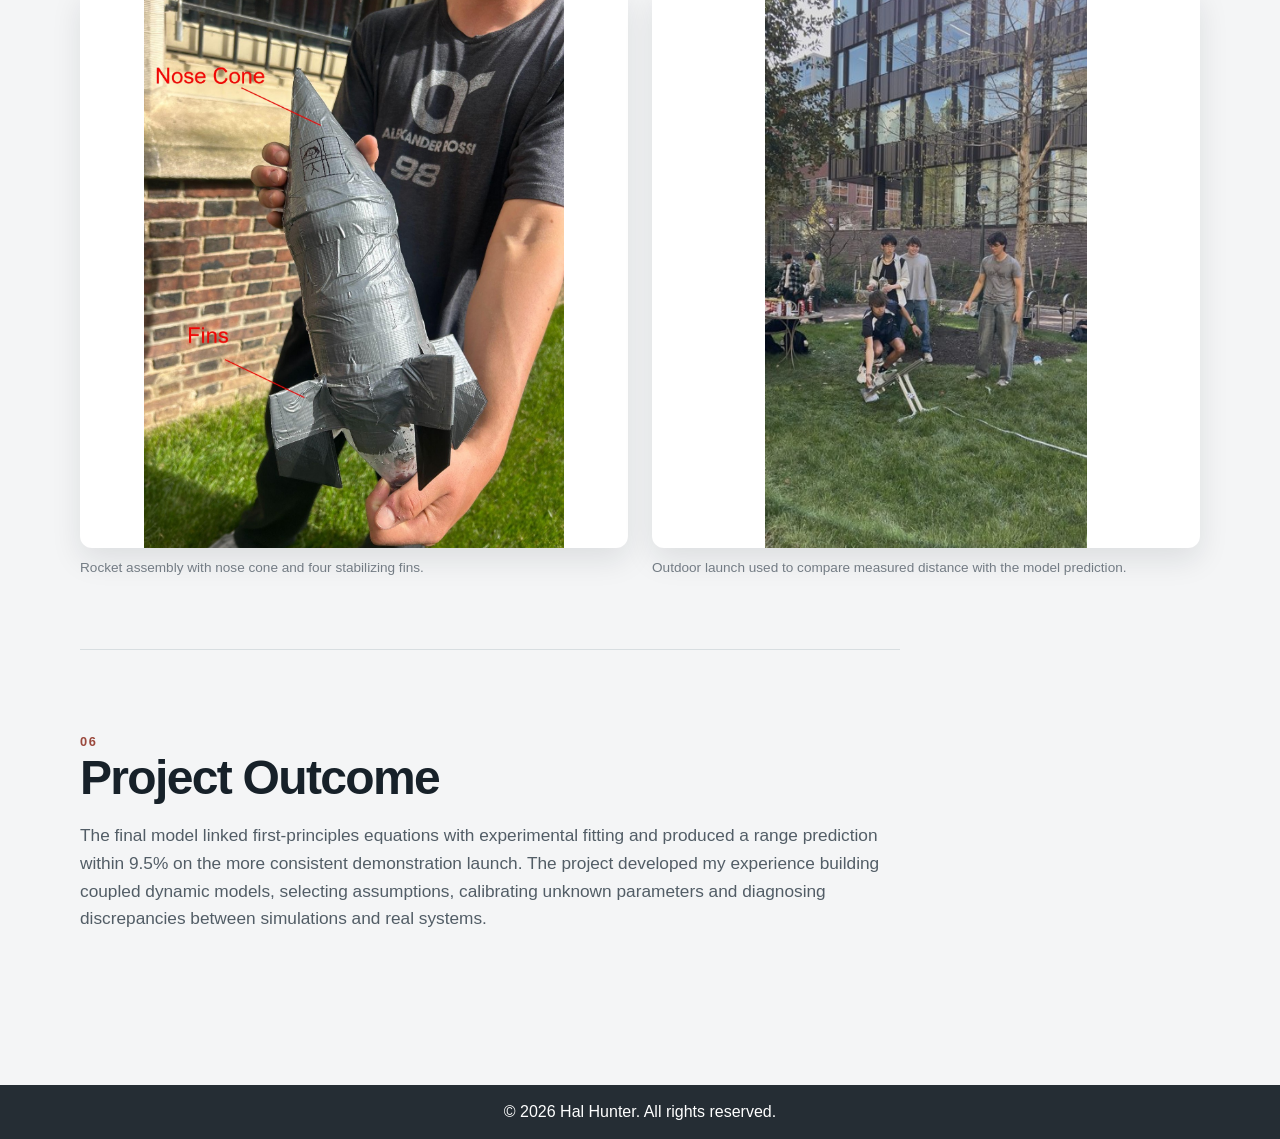
<file: rocket.html>
<!DOCTYPE html>
<html lang="en">
<head>
  <meta charset="UTF-8" />
  <meta name="viewport" content="width=device-width, initial-scale=1.0" />
  <meta name="description" content="Physics-based Python model for a butane-powered rocket developed in MEAM 2480." />
  <title>Butane Rocket Modelling | Hal Hunter</title>
  <link rel="stylesheet" href="style.css" />
</head>
<body class="project-page accent-red">
  <nav class="project-nav" aria-label="Primary navigation"><ul class="navbar"><li><a href="index.html">Home</a></li><li class="dropdown"><a href="#">Projects ▾</a><ul class="dropdown-content">
    <li><a href="hydrovac.html">HydroVac</a></li><li><a href="screwit.html">ScrewIt</a></li><li><a href="skateboard.html">Electric Skateboard</a></li><li><a href="vice.html">SolidWorks Vice</a></li><li><a href="radar.html">Radar Detector</a></li><li><a href="rocket.html" aria-current="page">Butane Rocket</a></li>
  </ul></li><li><a href="index.html#contact">Contact Me</a></li></ul></nav>

  <main class="project-main">
    <section class="project-hero">
      <div class="project-hero-text">
        <p class="project-eyebrow">MEAM 2480 Team Project | Spring 2026</p>
        <h1>Butane Rocket</h1>
        <p class="project-lead">A physics-based Python model developed to predict the landing position of a butane-powered bottle rocket.</p>
        <p>The project combined thermodynamics, fluid mechanics, rigid-body motion and experimental calibration. Given the water mass, water temperature and launch angle, the model simulated the thrust phase and subsequent trajectory to predict downrange distance.</p>
        <ul class="project-tags"><li>Python</li><li>Coupled ODEs</li><li>Thermodynamics</li><li>Model Calibration</li><li>Experimental Validation</li></ul>
      </div>
      <figure class="hero-media"><img src="images/rocket-assembly.jpg" alt="Completed butane rocket with nose cone and stabilizing fins" /><figcaption>Two-litre bottle rocket with added nose mass and angled stabilizing fins.</figcaption></figure>
    </section>

    <section class="project-section">
      <div class="section-heading"><p class="section-number">01</p><div><h2>Modelling Objective</h2><p>Predicting range from three controllable launch parameters.</p></div></div>
      <div class="two-column-layout">
        <article><h3>Model inputs</h3><p>The model accepted water mass, water temperature and launch angle. The physical rocket used a 2 L bottle, 15 g of butane, a 50 g nose mass and angled PLA fins that induced axial rotation for improved stability.</p></article>
        <article class="requirement-card"><h3>Required outputs</h3><ul><li>Internal pressure over time</li><li>Water and butane mass flow</li><li>Thrust during water expulsion</li><li>Two-dimensional trajectory</li><li>Predicted landing distance</li></ul></article>
      </div>
    </section>

    <section class="project-section">
      <div class="section-heading"><p class="section-number">02</p><div><h2>Model Architecture</h2><p>A coupled set of ordinary differential equations represented the launch physics.</p></div></div>
      <div class="process-grid">
        <article class="process-card"><span>01</span><h3>Water flow</h3><p>Bernoulli’s steady-flow equation related bottle pressure to water mass flow through the nozzle.</p></article>
        <article class="process-card"><span>02</span><h3>Gas volume</h3><p>Volume conservation increased the gas volume as water was expelled from the fixed-volume bottle.</p></article>
        <article class="process-card"><span>03</span><h3>Butane phase</h3><p>First-law and mass-balance relations modelled evaporation and the changing gas mass.</p></article>
        <article class="process-card"><span>04</span><h3>Trajectory</h3><p>Numerical integration advanced the rocket until it returned to ground level, including gravity and drag.</p></article>
      </div>
    </section>

    <section class="project-section">
      <div class="section-heading"><p class="section-number">03</p><div><h2>Calibration and Assumptions</h2><p>Experimental data converted an idealized model into a more useful predictor.</p></div></div>
      <div class="two-column-layout">
        <article><h3>Experimental calibration</h3><p>Launch data covered water temperatures of 15.9–37°C, water masses of 350–750 g and angles of 31–80°. The discharge coefficient, latent heat and butane heat-capacity parameters were fitted by minimizing mean-squared error between predicted and measured distance.</p></article>
        <article><h3>Model limitations</h3><p>The model assumed constant temperature during the pressure calculation, fixed nozzle area, constant drag coefficient, two-dimensional motion and no internal fluid movement. Launch-to-launch variation in butane loading and release method introduced additional uncertainty.</p></article>
      </div>
    </section>

    <section class="project-section">
      <div class="section-heading"><p class="section-number">04</p><div><h2>Validation</h2><p>Demonstration launches tested how well the calibrated model generalized.</p></div></div>
      <div class="results-grid"><article class="result-card"><strong>23.2 m</strong><span>Predicted range</span></article><article class="result-card"><strong>25.4 m</strong><span>Second measured range</span></article><article class="result-card"><strong>9.5%</strong><span>Second-launch error</span></article><article class="result-card"><strong>222 g</strong><span>Final rocket mass</span></article></div>
      <div class="two-column-layout">
        <article><h3>First launch</h3><p>The rocket travelled 14.25 m, producing 38.6% error. A nontrivial portion of the butane was spilled during loading, reducing the available energy and explaining much of the shortfall.</p></article>
        <article><h3>Second launch</h3><p>With more consistent butane loading, the rocket travelled 25.4 m—2.2 m beyond the prediction and within 9.5%. Remaining error was linked to modelling assumptions and a 20 g mass difference between the calibration and demonstration rockets.</p></article>
      </div>
    </section>

    <section class="project-section">
      <div class="section-heading"><p class="section-number">05</p><div><h2>Physical Testing</h2><p>The model was developed alongside repeated launch experiments.</p></div></div>
      <div class="media-gallery">
        <figure class="portrait-media"><img src="images/rocket-assembly.jpg" alt="Annotated butane rocket prototype" /><figcaption>Rocket assembly with nose cone and four stabilizing fins.</figcaption></figure>
        <figure class="portrait-media"><img src="images/rocket-launch.jpg" alt="Butane rocket being launched from an angled stand" /><figcaption>Outdoor launch used to compare measured distance with the model prediction.</figcaption></figure>
      </div>
    </section>

    <section class="project-outcome"><p class="section-number">06</p><h2>Project Outcome</h2><p>The final model linked first-principles equations with experimental fitting and produced a range prediction within 9.5% on the more consistent demonstration launch. The project developed my experience building coupled dynamic models, selecting assumptions, calibrating unknown parameters and diagnosing discrepancies between simulations and real systems.</p></section>
  </main>
  <footer><p>© 2026 Hal Hunter. All rights reserved.</p></footer>
</body>
</html>
</file>
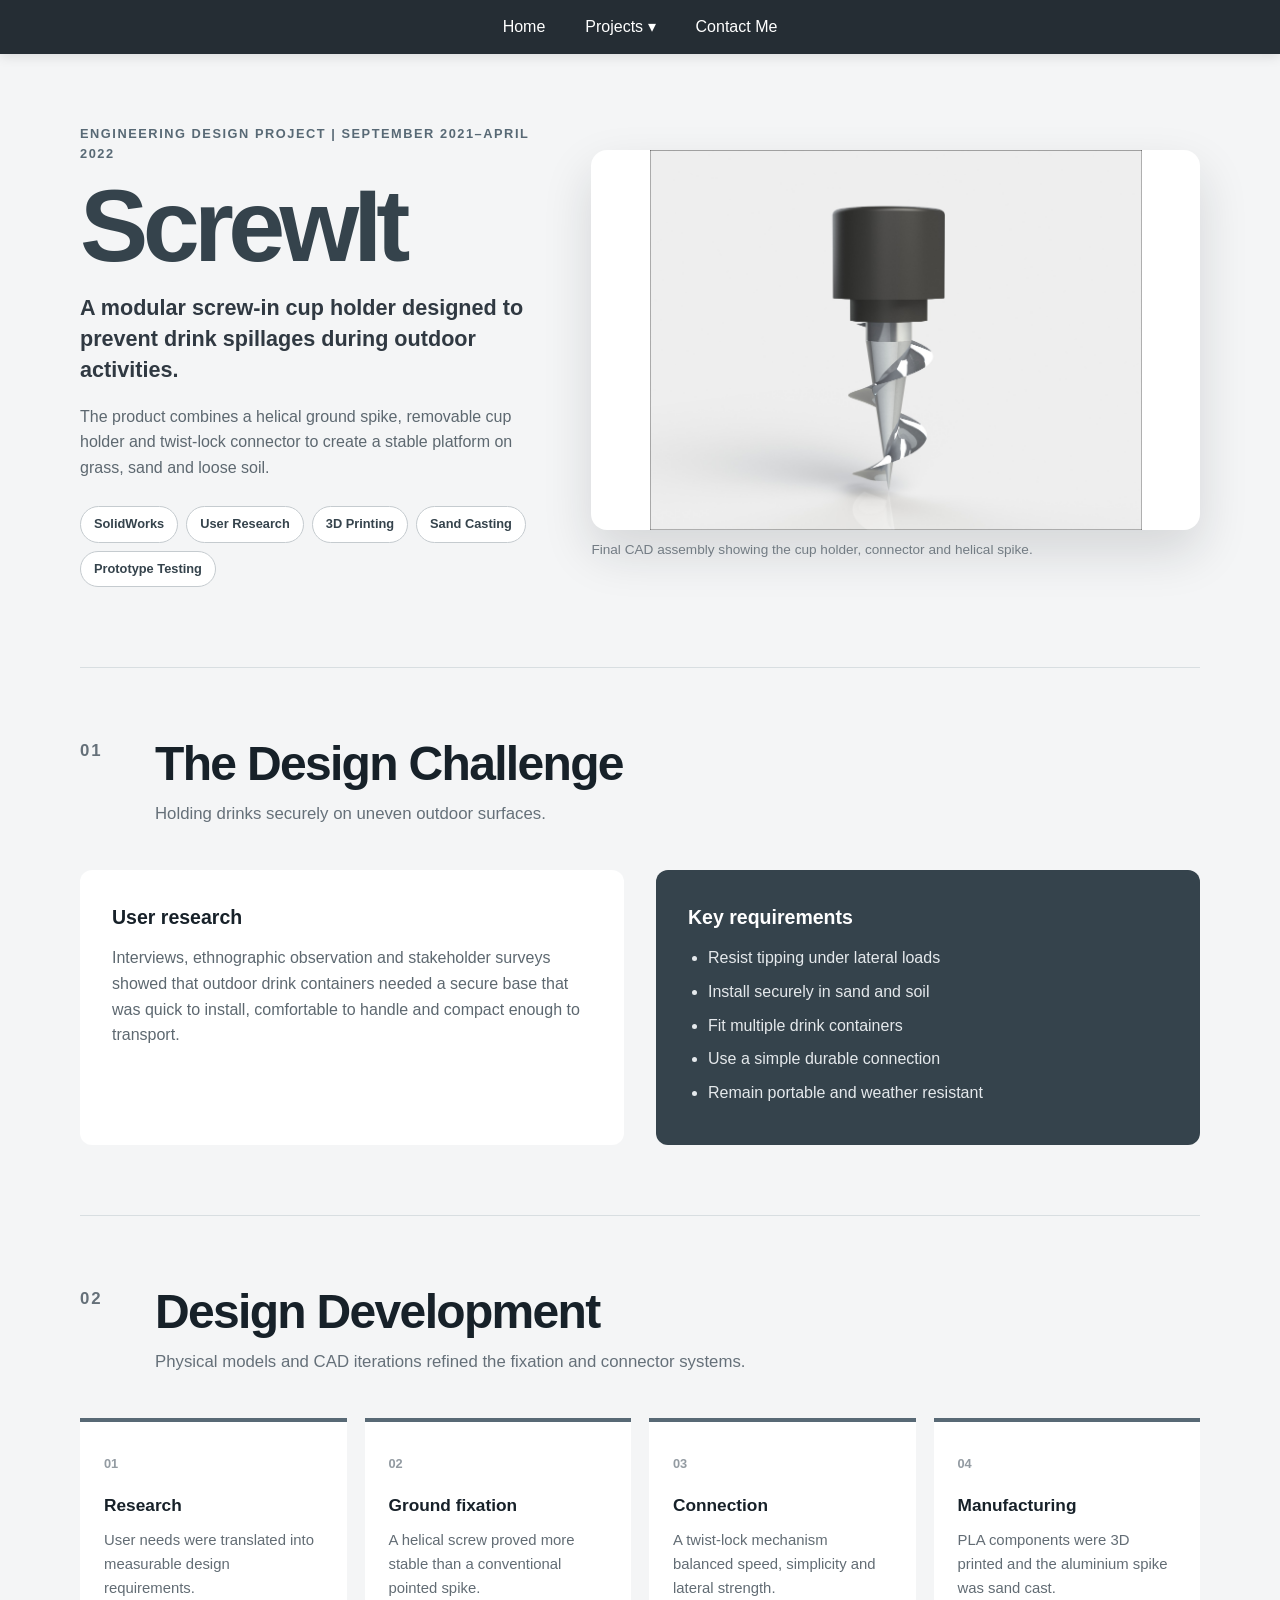
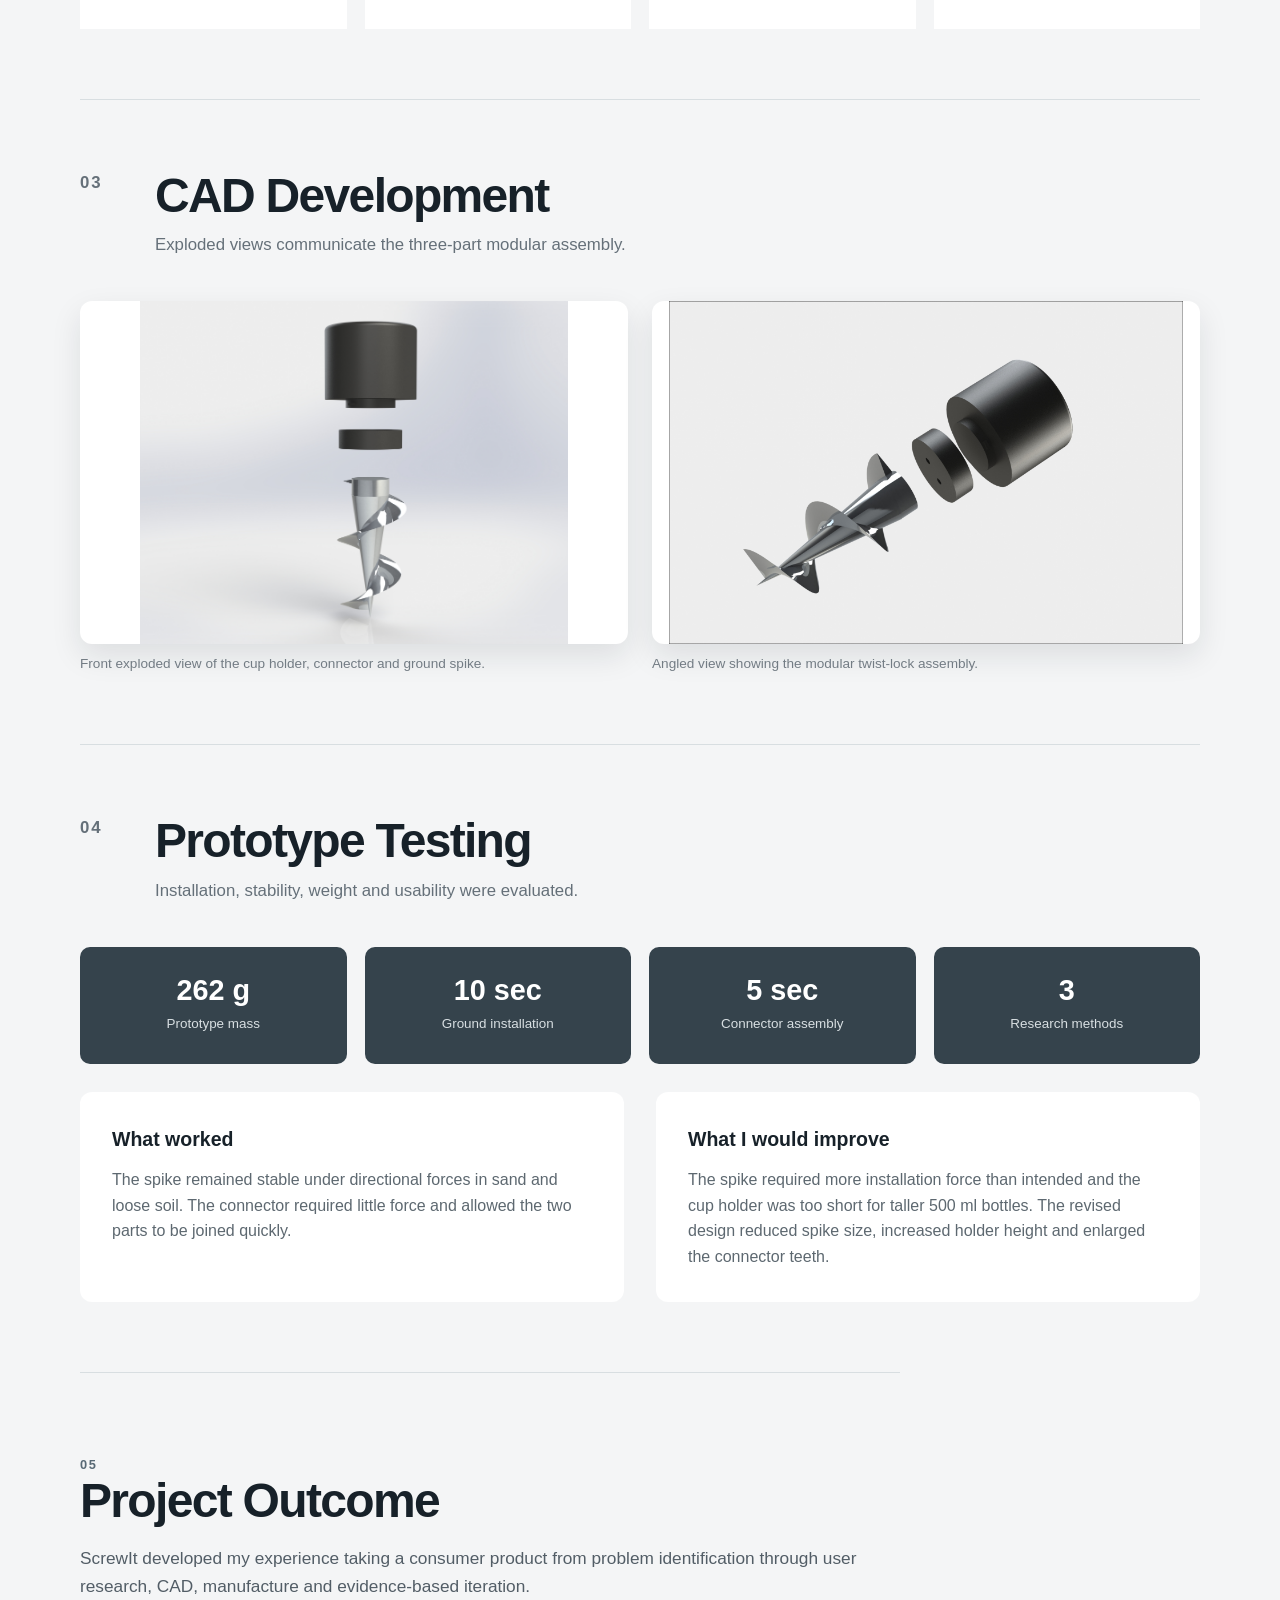
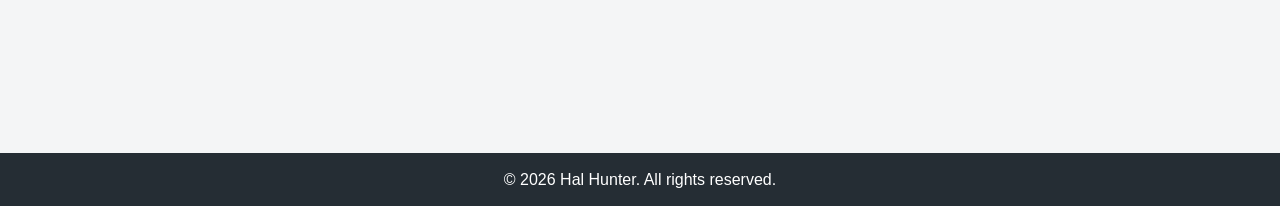
<file: screwit.html>
<!DOCTYPE html>
<html lang="en">
<head>
  <meta charset="UTF-8" />
  <meta name="viewport" content="width=device-width, initial-scale=1.0" />
  <meta name="description" content="ScrewIt modular outdoor cup holder designed by Hal Hunter." />
  <title>ScrewIt | Hal Hunter</title>
  <link rel="stylesheet" href="style.css" />
</head>
<body class="project-page accent-steel">
  <nav class="project-nav" aria-label="Primary navigation"><ul class="navbar"><li><a href="index.html">Home</a></li><li class="dropdown"><a href="#">Projects ▾</a><ul class="dropdown-content">
    <li><a href="hydrovac.html">HydroVac</a></li><li><a href="screwit.html" aria-current="page">ScrewIt</a></li><li><a href="skateboard.html">Electric Skateboard</a></li><li><a href="vice.html">SolidWorks Vice</a></li><li><a href="radar.html">Radar Detector</a></li><li><a href="rocket.html">Butane Rocket</a></li>
  </ul></li><li><a href="index.html#contact">Contact Me</a></li></ul></nav>

  <main class="project-main">
    <section class="project-hero">
      <div class="project-hero-text"><p class="project-eyebrow">Engineering Design Project | September 2021–April 2022</p><h1>ScrewIt</h1><p class="project-lead">A modular screw-in cup holder designed to prevent drink spillages during outdoor activities.</p><p>The product combines a helical ground spike, removable cup holder and twist-lock connector to create a stable platform on grass, sand and loose soil.</p><ul class="project-tags"><li>SolidWorks</li><li>User Research</li><li>3D Printing</li><li>Sand Casting</li><li>Prototype Testing</li></ul></div>
      <figure class="hero-media"><img src="images/screwit-assembled.jpg" alt="Assembled ScrewIt cup holder" /><figcaption>Final CAD assembly showing the cup holder, connector and helical spike.</figcaption></figure>
    </section>

    <section class="project-section"><div class="section-heading"><p class="section-number">01</p><div><h2>The Design Challenge</h2><p>Holding drinks securely on uneven outdoor surfaces.</p></div></div><div class="two-column-layout"><article><h3>User research</h3><p>Interviews, ethnographic observation and stakeholder surveys showed that outdoor drink containers needed a secure base that was quick to install, comfortable to handle and compact enough to transport.</p></article><article class="requirement-card"><h3>Key requirements</h3><ul><li>Resist tipping under lateral loads</li><li>Install securely in sand and soil</li><li>Fit multiple drink containers</li><li>Use a simple durable connection</li><li>Remain portable and weather resistant</li></ul></article></div></section>

    <section class="project-section"><div class="section-heading"><p class="section-number">02</p><div><h2>Design Development</h2><p>Physical models and CAD iterations refined the fixation and connector systems.</p></div></div><div class="process-grid"><article class="process-card"><span>01</span><h3>Research</h3><p>User needs were translated into measurable design requirements.</p></article><article class="process-card"><span>02</span><h3>Ground fixation</h3><p>A helical screw proved more stable than a conventional pointed spike.</p></article><article class="process-card"><span>03</span><h3>Connection</h3><p>A twist-lock mechanism balanced speed, simplicity and lateral strength.</p></article><article class="process-card"><span>04</span><h3>Manufacturing</h3><p>PLA components were 3D printed and the aluminium spike was sand cast.</p></article></div></section>

    <section class="project-section"><div class="section-heading"><p class="section-number">03</p><div><h2>CAD Development</h2><p>Exploded views communicate the three-part modular assembly.</p></div></div><div class="media-gallery"><figure><img src="images/screwit-exploded-front.jpg" alt="Front exploded ScrewIt rendering" /><figcaption>Front exploded view of the cup holder, connector and ground spike.</figcaption></figure><figure><img src="images/screwit-exploded-angle.jpg" alt="Angled exploded ScrewIt rendering" /><figcaption>Angled view showing the modular twist-lock assembly.</figcaption></figure></div></section>

    <section class="project-section"><div class="section-heading"><p class="section-number">04</p><div><h2>Prototype Testing</h2><p>Installation, stability, weight and usability were evaluated.</p></div></div><div class="results-grid"><article class="result-card"><strong>262 g</strong><span>Prototype mass</span></article><article class="result-card"><strong>10 sec</strong><span>Ground installation</span></article><article class="result-card"><strong>5 sec</strong><span>Connector assembly</span></article><article class="result-card"><strong>3</strong><span>Research methods</span></article></div><div class="two-column-layout"><article><h3>What worked</h3><p>The spike remained stable under directional forces in sand and loose soil. The connector required little force and allowed the two parts to be joined quickly.</p></article><article><h3>What I would improve</h3><p>The spike required more installation force than intended and the cup holder was too short for taller 500 ml bottles. The revised design reduced spike size, increased holder height and enlarged the connector teeth.</p></article></div></section>

    <section class="project-outcome"><p class="section-number">05</p><h2>Project Outcome</h2><p>ScrewIt developed my experience taking a consumer product from problem identification through user research, CAD, manufacture and evidence-based iteration.</p></section>
  </main>
  <footer><p>© 2026 Hal Hunter. All rights reserved.</p></footer>
</body>
</html>
</file>
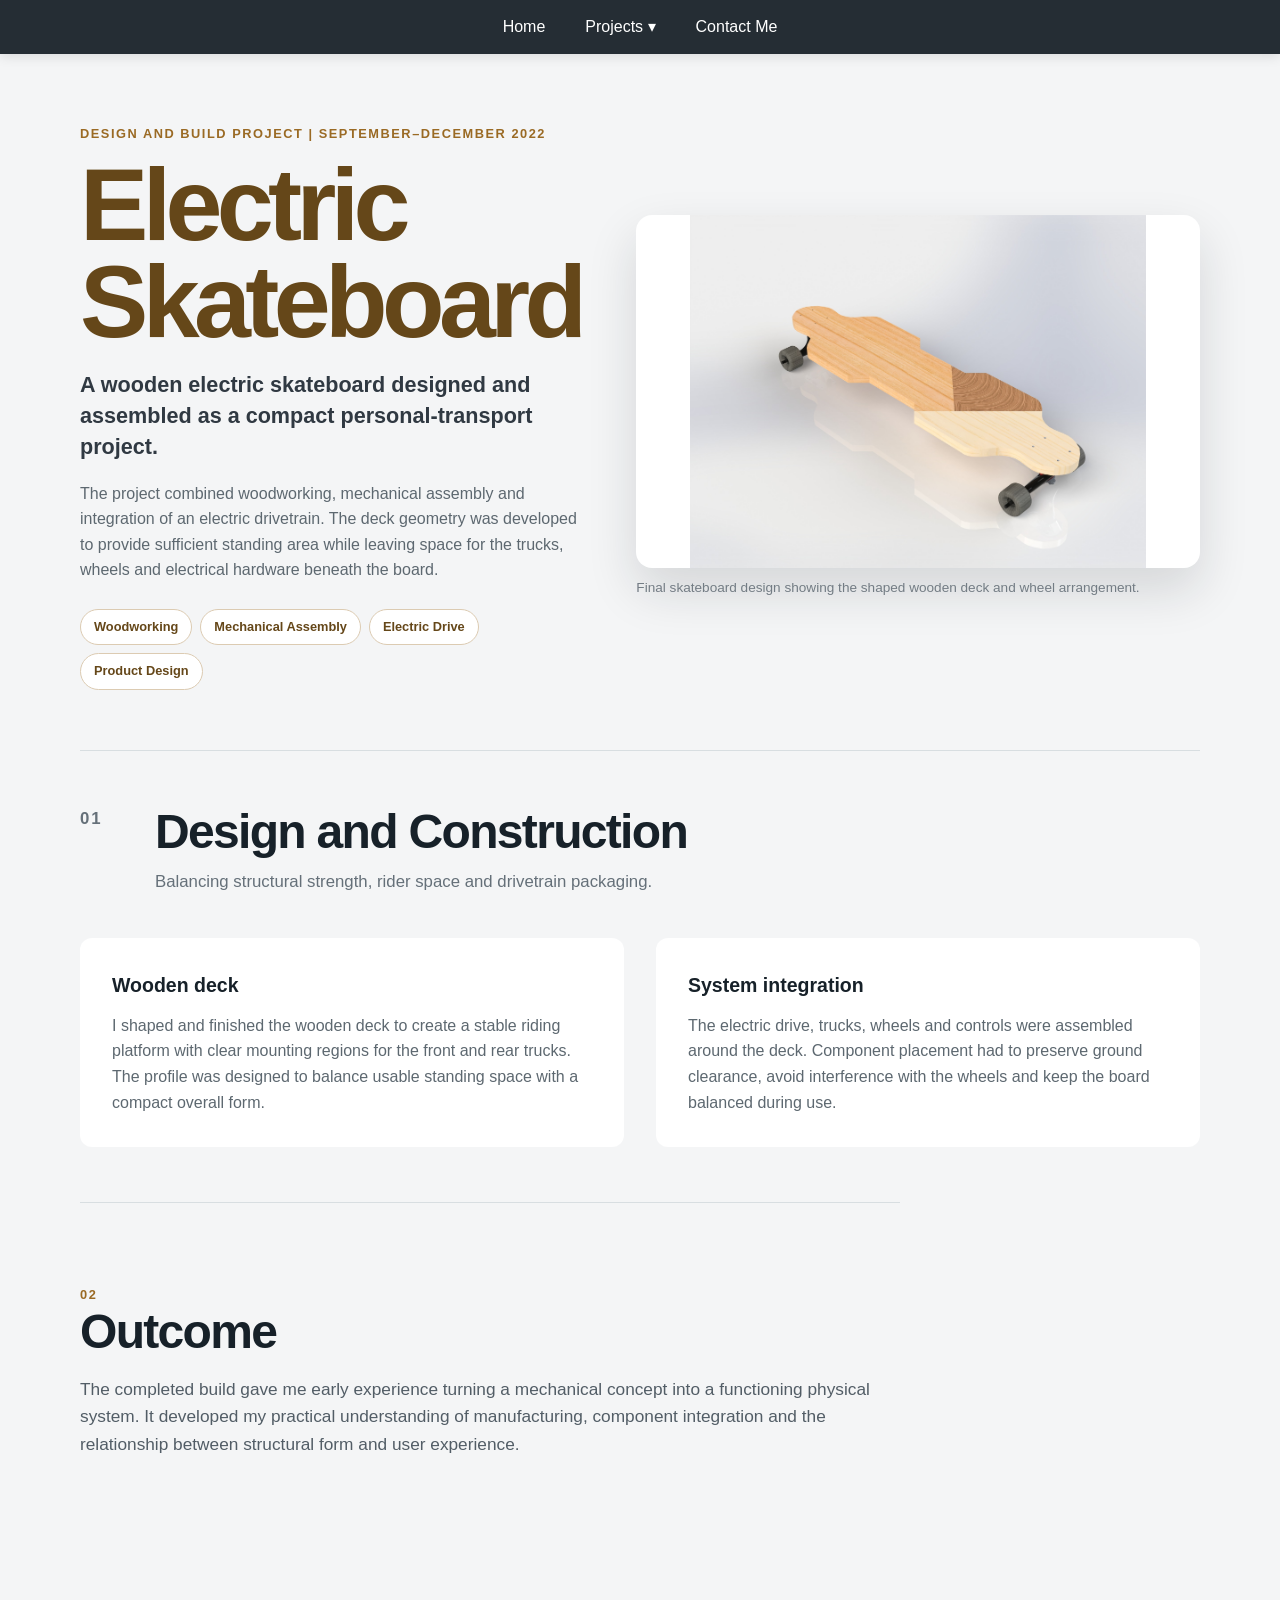
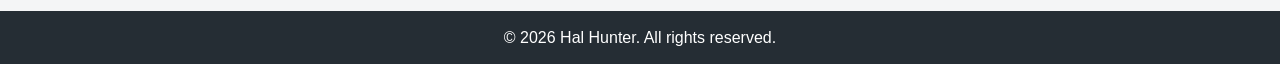
<file: skateboard.html>
<!DOCTYPE html>
<html lang="en">
<head>
  <meta charset="UTF-8" />
  <meta name="viewport" content="width=device-width, initial-scale=1.0" />
  <meta name="description" content="Wooden electric skateboard designed and built by Hal Hunter." />
  <title>Electric Skateboard | Hal Hunter</title>
  <link rel="stylesheet" href="style.css" />
</head>
<body class="project-page accent-amber compact-page">
  <nav class="project-nav" aria-label="Primary navigation">
    <ul class="navbar">
      <li><a href="index.html">Home</a></li>
      <li class="dropdown"><a href="#">Projects ▾</a><ul class="dropdown-content">
        <li><a href="hydrovac.html">HydroVac</a></li><li><a href="screwit.html">ScrewIt</a></li><li><a href="skateboard.html" aria-current="page">Electric Skateboard</a></li><li><a href="vice.html">SolidWorks Vice</a></li><li><a href="radar.html">Radar Detector</a></li><li><a href="rocket.html">Butane Rocket</a></li>
      </ul></li>
      <li><a href="index.html#contact">Contact Me</a></li>
    </ul>
  </nav>

  <main class="project-main">
    <section class="project-hero">
      <div class="project-hero-text">
        <p class="project-eyebrow">Design and Build Project | September–December 2022</p>
        <h1>Electric Skateboard</h1>
        <p class="project-lead">A wooden electric skateboard designed and assembled as a compact personal-transport project.</p>
        <p>The project combined woodworking, mechanical assembly and integration of an electric drivetrain. The deck geometry was developed to provide sufficient standing area while leaving space for the trucks, wheels and electrical hardware beneath the board.</p>
        <ul class="project-tags"><li>Woodworking</li><li>Mechanical Assembly</li><li>Electric Drive</li><li>Product Design</li></ul>
      </div>
      <figure class="hero-media"><img src="images/electric-skateboard.jpg" alt="Rendering of the wooden electric skateboard" /><figcaption>Final skateboard design showing the shaped wooden deck and wheel arrangement.</figcaption></figure>
    </section>

    <section class="project-section">
      <div class="section-heading"><p class="section-number">01</p><div><h2>Design and Construction</h2><p>Balancing structural strength, rider space and drivetrain packaging.</p></div></div>
      <div class="two-column-layout">
        <article><h3>Wooden deck</h3><p>I shaped and finished the wooden deck to create a stable riding platform with clear mounting regions for the front and rear trucks. The profile was designed to balance usable standing space with a compact overall form.</p></article>
        <article><h3>System integration</h3><p>The electric drive, trucks, wheels and controls were assembled around the deck. Component placement had to preserve ground clearance, avoid interference with the wheels and keep the board balanced during use.</p></article>
      </div>
    </section>

    <section class="project-outcome"><p class="section-number">02</p><h2>Outcome</h2><p>The completed build gave me early experience turning a mechanical concept into a functioning physical system. It developed my practical understanding of manufacturing, component integration and the relationship between structural form and user experience.</p></section>
  </main>
  <footer><p>© 2026 Hal Hunter. All rights reserved.</p></footer>
</body>
</html>
</file>
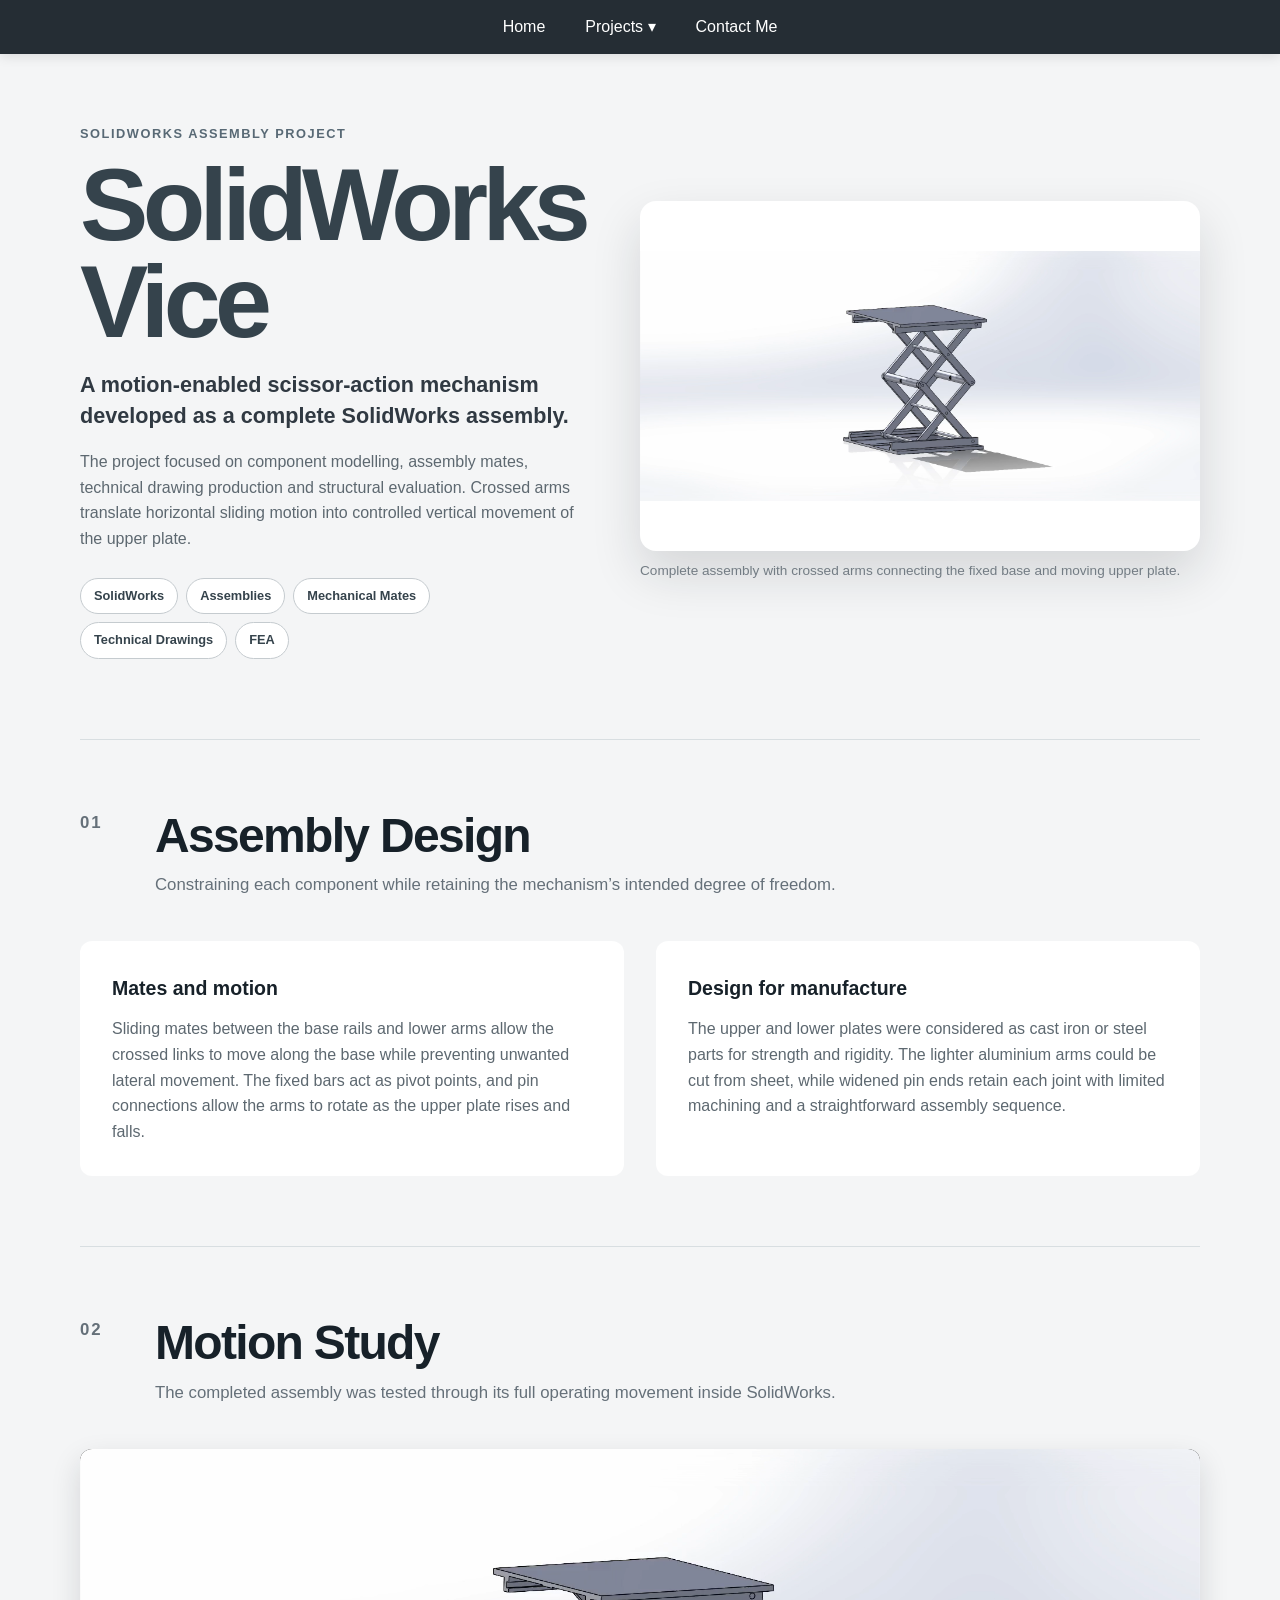
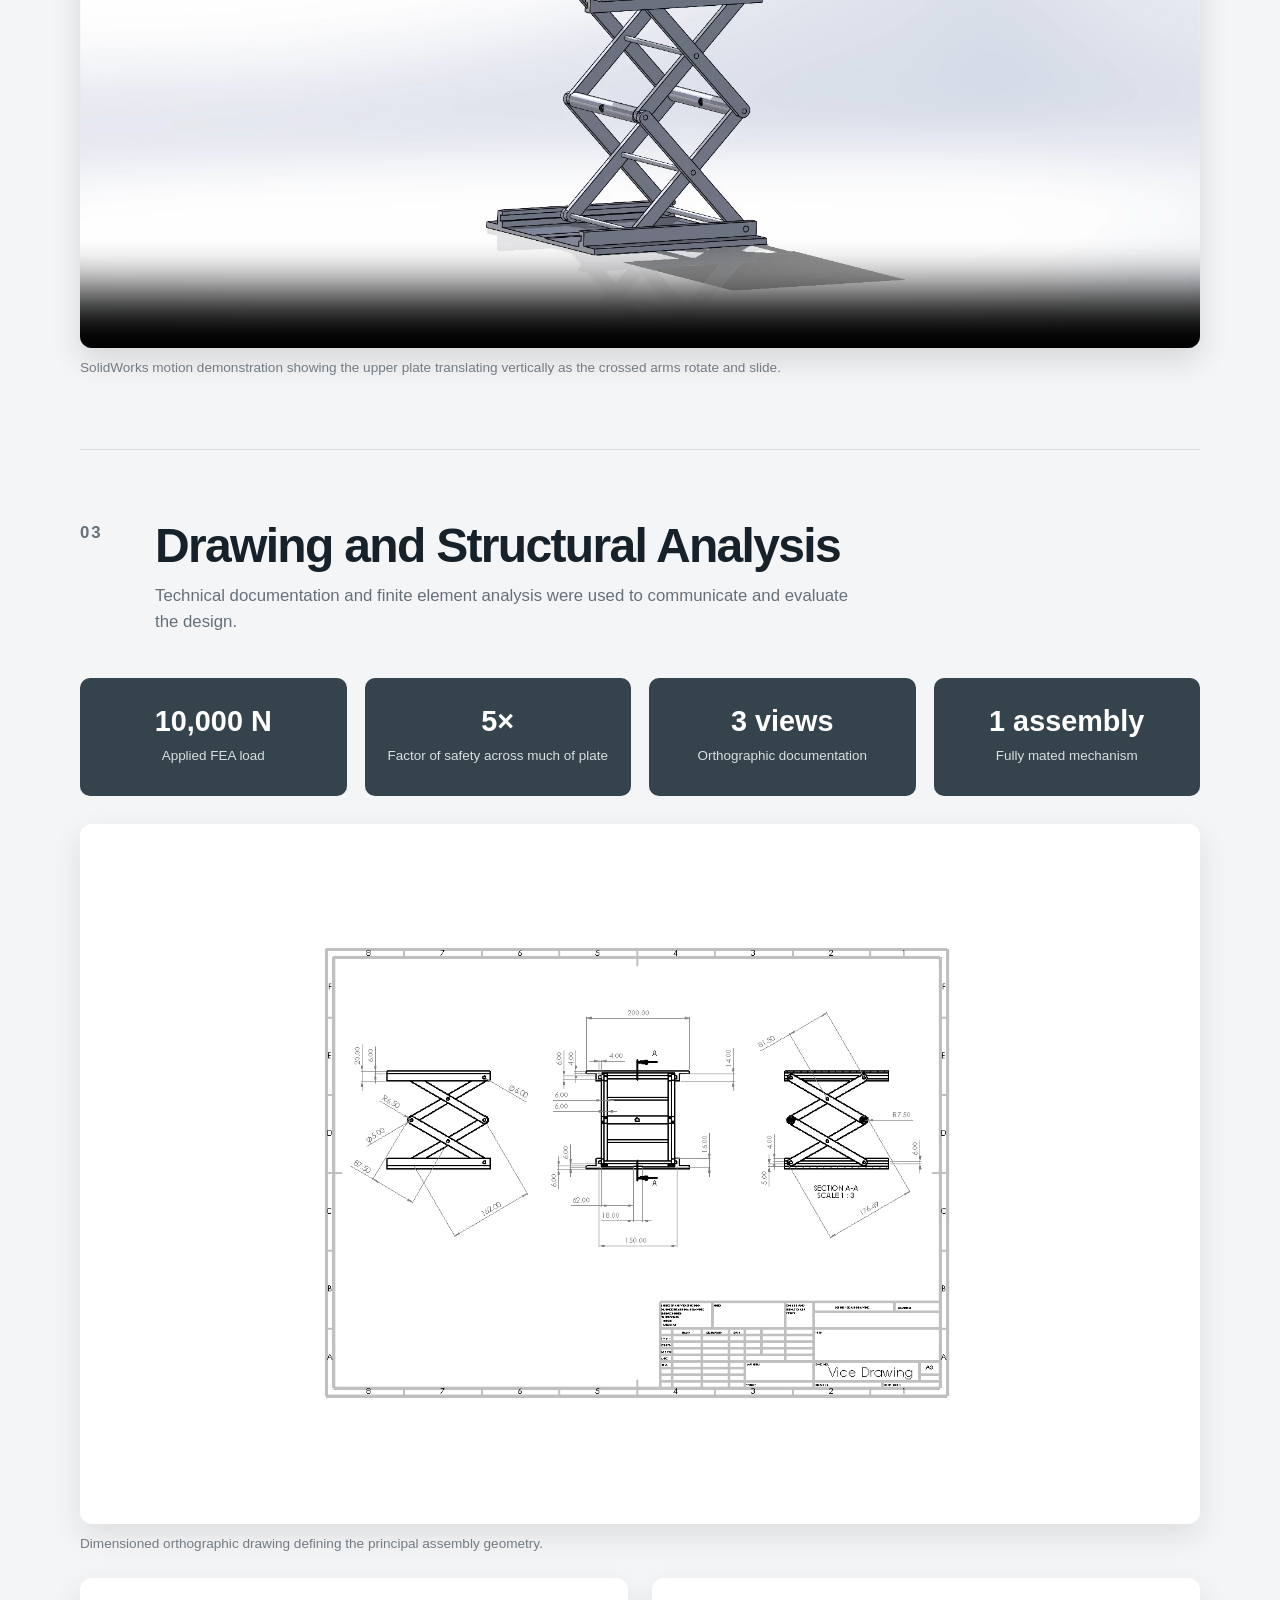
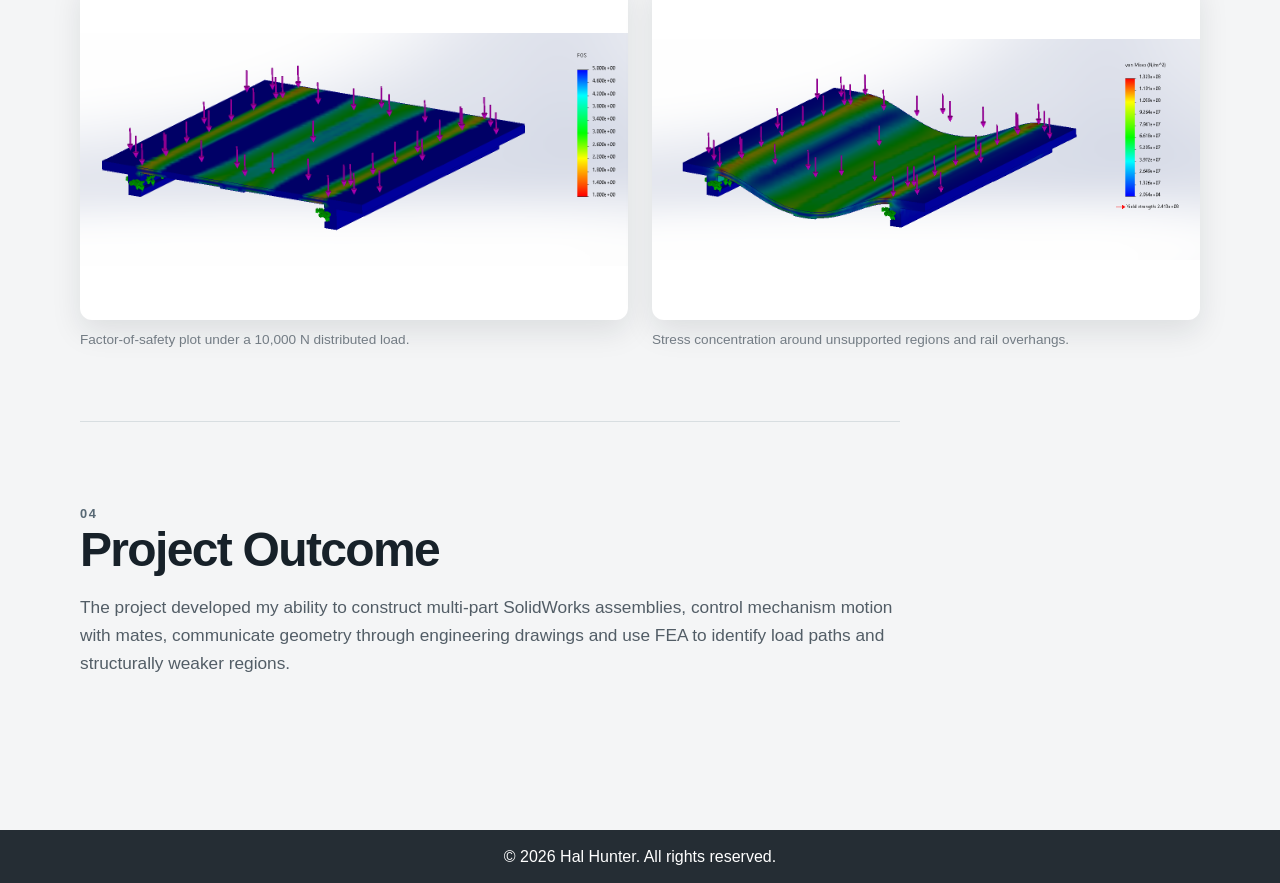
<file: vice.html>
<!DOCTYPE html>
<html lang="en">
<head>
  <meta charset="UTF-8" />
  <meta name="viewport" content="width=device-width, initial-scale=1.0" />
  <meta name="description" content="SolidWorks vice mechanism assembly, drawing and finite element analysis by Hal Hunter." />
  <title>SolidWorks Vice | Hal Hunter</title>
  <link rel="stylesheet" href="style.css" />
</head>
<body class="project-page accent-steel">
  <nav class="project-nav" aria-label="Primary navigation">
    <ul class="navbar"><li><a href="index.html">Home</a></li><li class="dropdown"><a href="#">Projects ▾</a><ul class="dropdown-content">
      <li><a href="hydrovac.html">HydroVac</a></li><li><a href="screwit.html">ScrewIt</a></li><li><a href="skateboard.html">Electric Skateboard</a></li><li><a href="vice.html" aria-current="page">SolidWorks Vice</a></li><li><a href="radar.html">Radar Detector</a></li><li><a href="rocket.html">Butane Rocket</a></li>
    </ul></li><li><a href="index.html#contact">Contact Me</a></li></ul>
  </nav>

  <main class="project-main">
    <section class="project-hero">
      <div class="project-hero-text">
        <p class="project-eyebrow">SolidWorks Assembly Project</p>
        <h1>SolidWorks Vice</h1>
        <p class="project-lead">A motion-enabled scissor-action mechanism developed as a complete SolidWorks assembly.</p>
        <p>The project focused on component modelling, assembly mates, technical drawing production and structural evaluation. Crossed arms translate horizontal sliding motion into controlled vertical movement of the upper plate.</p>
        <ul class="project-tags"><li>SolidWorks</li><li>Assemblies</li><li>Mechanical Mates</li><li>Technical Drawings</li><li>FEA</li></ul>
      </div>
      <figure class="hero-media"><img src="images/vice-hero.png" alt="SolidWorks rendering of the vice mechanism" /><figcaption>Complete assembly with crossed arms connecting the fixed base and moving upper plate.</figcaption></figure>
    </section>

    <section class="project-section">
      <div class="section-heading"><p class="section-number">01</p><div><h2>Assembly Design</h2><p>Constraining each component while retaining the mechanism’s intended degree of freedom.</p></div></div>
      <div class="two-column-layout">
        <article><h3>Mates and motion</h3><p>Sliding mates between the base rails and lower arms allow the crossed links to move along the base while preventing unwanted lateral movement. The fixed bars act as pivot points, and pin connections allow the arms to rotate as the upper plate rises and falls.</p></article>
        <article><h3>Design for manufacture</h3><p>The upper and lower plates were considered as cast iron or steel parts for strength and rigidity. The lighter aluminium arms could be cut from sheet, while widened pin ends retain each joint with limited machining and a straightforward assembly sequence.</p></article>
      </div>
    </section>

    <section class="project-section">
      <div class="section-heading"><p class="section-number">02</p><div><h2>Motion Study</h2><p>The completed assembly was tested through its full operating movement inside SolidWorks.</p></div></div>
      <figure class="video-figure"><video class="project-video" controls muted loop playsinline poster="images/vice-hero.png"><source src="videos/vice-project.mp4" type="video/mp4" />Your browser does not support embedded video.</video><figcaption>SolidWorks motion demonstration showing the upper plate translating vertically as the crossed arms rotate and slide.</figcaption></figure>
    </section>

    <section class="project-section">
      <div class="section-heading"><p class="section-number">03</p><div><h2>Drawing and Structural Analysis</h2><p>Technical documentation and finite element analysis were used to communicate and evaluate the design.</p></div></div>
      <div class="results-grid"><article class="result-card"><strong>10,000 N</strong><span>Applied FEA load</span></article><article class="result-card"><strong>5×</strong><span>Factor of safety across much of plate</span></article><article class="result-card"><strong>3 views</strong><span>Orthographic documentation</span></article><article class="result-card"><strong>1 assembly</strong><span>Fully mated mechanism</span></article></div>
      <div class="media-gallery">
        <figure class="wide-render"><img src="images/vice-drawing.jpg" alt="Technical drawing of the vice mechanism" /><figcaption>Dimensioned orthographic drawing defining the principal assembly geometry.</figcaption></figure>
        <figure><img src="images/vice-fos.png" alt="Factor of safety analysis of vice top plate" /><figcaption>Factor-of-safety plot under a 10,000 N distributed load.</figcaption></figure>
        <figure><img src="images/vice-stress.png" alt="Stress analysis of vice top plate" /><figcaption>Stress concentration around unsupported regions and rail overhangs.</figcaption></figure>
      </div>
    </section>

    <section class="project-outcome"><p class="section-number">04</p><h2>Project Outcome</h2><p>The project developed my ability to construct multi-part SolidWorks assemblies, control mechanism motion with mates, communicate geometry through engineering drawings and use FEA to identify load paths and structurally weaker regions.</p></section>
  </main>
  <footer><p>© 2026 Hal Hunter. All rights reserved.</p></footer>
</body>
</html>
</file>
<file: style.css>
:root {
  --ink: #172129;
  --text: #5d6870;
  --background: #f4f5f6;
  --surface: #ffffff;
  --dark: #18242c;
  --accent: #26758a;
  --accent-dark: #174f5e;
  --border: #d8dee1;
}

* {
  box-sizing: border-box;
}

html {
  scroll-behavior: smooth;
}

body {
  margin: 0;
  background: var(--background);
  color: var(--ink);
  font-family: Arial, Helvetica, sans-serif;
  line-height: 1.6;
}

img,
video {
  max-width: 100%;
}

a {
  transition: color 0.2s ease, background-color 0.2s ease, transform 0.2s ease;
}

a:focus-visible {
  outline: 3px solid #7dc3d4;
  outline-offset: 4px;
}

/* Navigation */

.project-nav {
  position: relative;
  z-index: 100;
  background: #252d34;
  box-shadow: 0 2px 12px rgba(0, 0, 0, 0.12);
}

.navbar {
  display: flex;
  justify-content: center;
  margin: 0;
  padding: 0;
  list-style: none;
}

.navbar > li {
  position: relative;
}

.navbar li a {
  display: block;
  padding: 14px 20px;
  color: #fff;
  text-align: center;
  text-decoration: none;
}

.navbar li a:hover,
.navbar li a[aria-current="page"] {
  background: #3b454e;
}

.dropdown-content {
  position: absolute;
  z-index: 101;
  display: none;
  min-width: 220px;
  margin: 0;
  padding: 0;
  background: #373f47;
  box-shadow: 0 12px 25px rgba(0, 0, 0, 0.16);
  list-style: none;
}

.dropdown-content li a {
  padding: 12px 16px;
  text-align: left;
}

.dropdown-content li a:hover {
  background: #505a63;
}

.dropdown:hover .dropdown-content,
.dropdown:focus-within .dropdown-content {
  display: block;
}

/* Shared project pages */

.project-page {
  --accent: #45555f;
  --accent-dark: #26343d;
}

.accent-teal {
  --accent: #26758a;
  --accent-dark: #174f5e;
}

.accent-blue {
  --accent: #376f9e;
  --accent-dark: #234b6d;
}

.accent-red {
  --accent: #9b493d;
  --accent-dark: #6f332b;
}

.accent-amber {
  --accent: #9a6a24;
  --accent-dark: #654719;
}

.accent-steel {
  --accent: #586975;
  --accent-dark: #35434c;
}

.project-main {
  width: min(1120px, calc(100% - 40px));
  margin: 0 auto;
  padding: 70px 0 40px;
}

.project-hero {
  display: grid;
  grid-template-columns: 0.9fr 1.2fr;
  align-items: center;
  gap: 55px;
  padding-bottom: 80px;
}

.project-eyebrow,
.section-number {
  color: var(--accent);
  font-size: 0.8rem;
  font-weight: 700;
  letter-spacing: 0.12em;
  text-transform: uppercase;
}

.project-eyebrow {
  margin: 0 0 12px;
}

.project-hero h1 {
  margin: 0 0 18px;
  color: var(--accent-dark);
  font-size: clamp(3.5rem, 8vw, 6.5rem);
  line-height: 0.95;
  letter-spacing: -0.055em;
}

.project-lead {
  margin: 0 0 18px;
  color: #303942;
  font-size: 1.35rem;
  font-weight: 600;
  line-height: 1.45;
}

.project-hero-text > p:not(.project-eyebrow, .project-lead) {
  color: var(--text);
}

.project-tags,
.home-project-tags {
  display: flex;
  flex-wrap: wrap;
  gap: 8px;
  margin: 26px 0 0;
  padding: 0;
  list-style: none;
}

.project-tags li {
  padding: 7px 13px;
  border: 1px solid color-mix(in srgb, var(--accent) 35%, #fff);
  border-radius: 100px;
  background: #fff;
  color: var(--accent-dark);
  font-size: 0.8rem;
  font-weight: 600;
}

.hero-media,
.media-gallery figure {
  margin: 0;
}

.hero-media img,
.hero-media video {
  display: block;
  width: 100%;
  border-radius: 16px;
  background: #fff;
  box-shadow: 0 22px 50px rgba(21, 28, 34, 0.14);
}

.hero-media img {
  aspect-ratio: 16 / 10;
  object-fit: contain;
}

.hero-media figcaption,
.media-gallery figcaption,
.video-figure figcaption {
  padding-top: 10px;
  color: #737c84;
  font-size: 0.85rem;
  line-height: 1.5;
}

.project-section {
  padding: 70px 0;
  border-top: 1px solid var(--border);
}

.section-heading {
  display: grid;
  grid-template-columns: 55px 1fr;
  gap: 20px;
  max-width: 790px;
  margin-bottom: 42px;
}

.section-number {
  margin: 7px 0 0;
}

.section-heading h2,
.project-outcome h2 {
  margin: 0 0 10px;
  color: var(--ink);
  font-size: clamp(2rem, 4vw, 3rem);
  line-height: 1.1;
  letter-spacing: -0.035em;
}

.section-heading p {
  margin: 0;
  color: #657079;
  font-size: 1.05rem;
}

.two-column-layout {
  display: grid;
  grid-template-columns: repeat(2, minmax(0, 1fr));
  gap: 32px;
}

.two-column-layout article {
  padding: 32px;
  border-radius: 12px;
  background: #fff;
}

.two-column-layout h3 {
  margin: 0 0 12px;
  font-size: 1.22rem;
}

.two-column-layout p {
  margin-top: 0;
  color: var(--text);
}

.two-column-layout p:last-child {
  margin-bottom: 0;
}

.requirement-card {
  background: var(--accent-dark) !important;
  color: #fff;
}

.requirement-card h3 {
  color: #fff;
}

.requirement-card ul {
  margin: 0;
  padding-left: 20px;
}

.requirement-card li {
  margin-bottom: 8px;
  color: #e5e9ec;
}

.process-grid {
  display: grid;
  grid-template-columns: repeat(4, minmax(0, 1fr));
  gap: 18px;
}

.process-card {
  padding: 28px 24px;
  border-top: 4px solid var(--accent);
  background: #fff;
}

.process-card span {
  color: #939ba2;
  font-size: 0.8rem;
  font-weight: 700;
}

.process-card h3 {
  margin: 16px 0 10px;
  font-size: 1.08rem;
}

.process-card p {
  margin: 0;
  color: #626c74;
  font-size: 0.93rem;
}

.results-grid {
  display: grid;
  grid-template-columns: repeat(4, minmax(0, 1fr));
  gap: 18px;
  margin-bottom: 28px;
}

.result-card {
  padding: 28px 20px;
  border-radius: 10px;
  background: var(--accent-dark);
  color: #fff;
  text-align: center;
}

.result-card strong {
  display: block;
  margin-bottom: 4px;
  font-size: 1.8rem;
  line-height: 1.1;
}

.result-card span {
  color: #d8dfe2;
  font-size: 0.84rem;
}

.media-gallery {
  display: grid;
  grid-template-columns: repeat(2, minmax(0, 1fr));
  gap: 24px;
}

.media-gallery .wide-render {
  grid-column: 1 / -1;
}

.media-gallery img {
  display: block;
  width: 100%;
  aspect-ratio: 16 / 10;
  object-fit: contain;
  border-radius: 12px;
  background: #fff;
  box-shadow: 0 12px 30px rgba(24, 31, 37, 0.1);
}

.media-gallery .portrait-media img {
  height: 560px;
  object-fit: contain;
}

.video-figure {
  margin: 0;
}

.project-video {
  display: block;
  width: 100%;
  border-radius: 12px;
  background: #101010;
  box-shadow: 0 12px 30px rgba(24, 31, 37, 0.14);
}

.project-outcome {
  max-width: 820px;
  padding: 75px 0;
  border-top: 1px solid var(--border);
}

.project-outcome > p:not(.section-number) {
  color: #525d66;
  font-size: 1.08rem;
}

.compact-page .project-hero {
  padding-bottom: 60px;
}

.compact-page .project-section {
  padding: 55px 0;
}

/* Homepage */

.home-page {
  background: #f5f6f7;
}

.home-nav {
  position: absolute;
  top: 0;
  left: 0;
  z-index: 100;
  width: 100%;
  background: rgba(17, 25, 31, 0.72);
  border-bottom: 1px solid rgba(255, 255, 255, 0.16);
  backdrop-filter: blur(12px);
}

.home-nav-inner {
  display: flex;
  align-items: center;
  justify-content: space-between;
  width: min(1180px, calc(100% - 48px));
  min-height: 72px;
  margin: 0 auto;
}

.nav-brand {
  color: #fff;
  font-weight: 700;
  text-decoration: none;
}

.home-links {
  display: flex;
  gap: 32px;
  margin: 0;
  padding: 0;
  list-style: none;
}

.home-links a {
  color: rgba(255, 255, 255, 0.82);
  font-size: 0.9rem;
  font-weight: 600;
  text-decoration: none;
}

.home-links a:hover {
  color: #fff;
}

.home-hero {
  display: flex;
  align-items: center;
  min-height: 680px;
  padding: 120px 24px 70px;
  background-color: #18242c;
  background-image:
    linear-gradient(90deg, rgba(11, 19, 25, 0.94), rgba(11, 19, 25, 0.75) 48%, rgba(11, 19, 25, 0.3)),
    url("images/headerimage.jpg");
  background-position: center;
  background-size: cover;
}

.home-hero-content {
  display: grid;
  grid-template-columns: minmax(0, 1fr) minmax(280px, 360px);
  align-items: center;
  gap: clamp(45px, 7vw, 95px);
  width: min(1180px, 100%);
  margin: 0 auto;
}

.home-hero-copy {
  min-width: 0;
}

.home-headshot {
  position: relative;
  margin: 0;
}

.home-headshot::before {
  position: absolute;
  right: -14px;
  bottom: -14px;
  z-index: 0;
  width: 100%;
  height: 100%;
  border: 1px solid rgba(143, 194, 207, 0.72);
  border-radius: 14px;
  content: "";
}

.home-headshot img {
  position: relative;
  z-index: 1;
  display: block;
  width: 100%;
  aspect-ratio: 4 / 5;
  object-fit: cover;
  object-position: center center;
  border: 1px solid rgba(255, 255, 255, 0.28);
  border-radius: 14px;
  box-shadow: 0 24px 55px rgba(0, 0, 0, 0.32);
}

.home-eyebrow,
.home-section-label {
  margin: 0 0 14px;
  color: #8fc2cf;
  font-size: 0.78rem;
  font-weight: 700;
  letter-spacing: 0.15em;
  text-transform: uppercase;
}

.home-hero h1 {
  margin: 0 0 24px;
  color: #fff;
  font-size: clamp(4rem, 9vw, 7.5rem);
  line-height: 0.92;
  letter-spacing: -0.06em;
}

.home-hero-lead {
  max-width: 680px;
  margin: 0;
  color: rgba(255, 255, 255, 0.84);
  font-size: clamp(1.1rem, 2vw, 1.4rem);
}

.home-actions {
  display: flex;
  gap: 12px;
  margin-top: 34px;
}

.primary-button,
.secondary-button {
  display: inline-flex;
  align-items: center;
  min-height: 48px;
  padding: 0 22px;
  border-radius: 5px;
  font-size: 0.9rem;
  font-weight: 700;
  text-decoration: none;
}

.primary-button {
  background: #fff;
  color: #172129;
}

.secondary-button {
  border: 1px solid rgba(255, 255, 255, 0.55);
  color: #fff;
}

.primary-button:hover,
.secondary-button:hover {
  transform: translateY(-2px);
}

.hero-details {
  display: flex;
  flex-wrap: wrap;
  gap: 12px 30px;
  margin: 45px 0 0;
  padding: 22px 0 0;
  border-top: 1px solid rgba(255, 255, 255, 0.22);
  list-style: none;
}

.hero-details li {
  color: rgba(255, 255, 255, 0.68);
  font-size: 0.82rem;
  font-weight: 600;
}

.hero-details li::before {
  content: "•";
  margin-right: 10px;
  color: #8fc2cf;
}

.home-section {
  padding: 105px max(24px, calc((100% - 1180px) / 2));
}

.home-section-heading {
  max-width: 820px;
  margin-bottom: 50px;
}

.home-section-label {
  color: #26758a;
}

.home-section-heading h2,
.home-contact h2 {
  margin: 0;
  font-size: clamp(2.4rem, 5vw, 4.2rem);
  line-height: 1.05;
  letter-spacing: -0.045em;
}

.section-description {
  max-width: 680px;
  margin: 20px 0 0;
  color: #66717a;
  font-size: 1.05rem;
}

.about-section,
.capabilities-section {
  background: #fff;
}

.about-content {
  display: grid;
  grid-template-columns: 0.9fr 1.1fr;
  gap: 90px;
}

.about-introduction {
  margin: 0;
  font-size: clamp(1.25rem, 2.4vw, 1.7rem);
  font-weight: 600;
  line-height: 1.5;
}

.about-details p {
  margin: 0 0 22px;
  color: var(--text);
}

.projects-section {
  background: #f2f4f5;
}

.project-card-grid {
  display: grid;
  grid-template-columns: repeat(2, minmax(0, 1fr));
  gap: 30px;
}

.home-project-card {
  overflow: hidden;
  border: 1px solid #dde2e5;
  border-radius: 12px;
  background: #fff;
  transition: transform 0.25s ease, box-shadow 0.25s ease;
}

.home-project-card:hover {
  transform: translateY(-5px);
  box-shadow: 0 20px 45px rgba(25, 35, 42, 0.11);
}

.project-image-link {
  display: block;
  overflow: hidden;
  background: #f8f8f8;
}

.project-image-link img {
  display: block;
  width: 100%;
  aspect-ratio: 16 / 10;
  object-fit: contain;
  transition: transform 0.35s ease;
}

.home-project-card:hover img {
  transform: scale(1.025);
}

.home-project-content {
  padding: 30px;
}

.project-card-meta {
  display: flex;
  justify-content: space-between;
  gap: 20px;
  color: #78828a;
  font-size: 0.74rem;
  font-weight: 700;
  letter-spacing: 0.08em;
  text-transform: uppercase;
}

.home-project-content h3 {
  margin: 15px 0 12px;
  font-size: 2rem;
  letter-spacing: -0.03em;
}

.home-project-content h3 a {
  color: #1b242b;
  text-decoration: none;
}

.home-project-content > p {
  color: #626d75;
}

.home-project-tags {
  margin: 22px 0;
}

.home-project-tags li {
  padding: 6px 10px;
  border-radius: 100px;
  background: #edf1f2;
  color: #4d5961;
  font-size: 0.74rem;
  font-weight: 600;
}

.project-link {
  color: #205f70;
  font-size: 0.9rem;
  font-weight: 700;
  text-decoration: none;
}

.project-link span {
  display: inline-block;
  margin-left: 5px;
}

.project-link:hover span {
  transform: translateX(5px);
}

.capabilities-grid {
  display: grid;
  grid-template-columns: repeat(4, minmax(0, 1fr));
  border-top: 1px solid var(--border);
  border-left: 1px solid var(--border);
}

.capability-card {
  padding: 32px 26px;
  border-right: 1px solid var(--border);
  border-bottom: 1px solid var(--border);
}

.capability-number {
  margin: 0 0 45px;
  color: #2a7487;
  font-size: 0.78rem;
  font-weight: 700;
}

.capability-card h3 {
  margin: 0 0 12px;
}

.capability-card > p:last-child {
  margin: 0;
  color: #667078;
  font-size: 0.92rem;
}

.home-contact {
  display: grid;
  grid-template-columns: 0.9fr 1.1fr;
  gap: 90px;
  padding: 100px max(24px, calc((100% - 1180px) / 2));
  background: #183b46;
}

.home-contact h2 {
  color: #fff;
}

.home-contact .home-section-label {
  color: #96c7d2;
}

.contact-introduction > p:last-child {
  color: rgba(255, 255, 255, 0.7);
}

.contact-links {
  display: flex;
  flex-direction: column;
}

.contact-links a {
  display: flex;
  justify-content: space-between;
  gap: 25px;
  padding: 22px 0;
  border-bottom: 1px solid rgba(255, 255, 255, 0.22);
  color: #fff;
  text-decoration: none;
}

.contact-links a:first-child {
  border-top: 1px solid rgba(255, 255, 255, 0.22);
}

.contact-links span {
  color: rgba(255, 255, 255, 0.56);
  font-size: 0.78rem;
  font-weight: 700;
  text-transform: uppercase;
}

/* Footers */

footer {
  margin-top: 20px;
  padding: 14px;
  background: #252d34;
  color: #fff;
  text-align: center;
}

footer p {
  margin: 0;
}

.home-footer {
  display: flex;
  justify-content: space-between;
  margin: 0;
  padding: 24px max(24px, calc((100% - 1180px) / 2));
  background: #101b20;
}

.home-footer p,
.home-footer a {
  color: rgba(255, 255, 255, 0.62);
  font-size: 0.8rem;
  text-decoration: none;
}

/* Responsive */

@media (max-width: 900px) {
  .project-hero {
    grid-template-columns: 1fr;
  }

  .process-grid,
  .capabilities-grid {
    grid-template-columns: repeat(2, minmax(0, 1fr));
  }

  .about-content,
  .home-contact {
    grid-template-columns: 1fr;
    gap: 45px;
  }

  .home-hero {
    min-height: auto;
    padding-top: 135px;
    padding-bottom: 90px;
  }

  .home-hero-content {
    grid-template-columns: 1fr;
    gap: 55px;
  }

  .home-headshot {
    width: min(360px, calc(100% - 14px));
  }
}

@media (max-width: 650px) {
  .navbar li a {
    padding: 14px 11px;
    font-size: 0.86rem;
  }

  .dropdown-content {
    right: 0;
  }

  .project-main {
    width: min(100% - 30px, 1120px);
    padding-top: 45px;
  }

  .project-hero {
    gap: 34px;
    padding-bottom: 55px;
  }

  .project-hero h1 {
    font-size: 3.5rem;
  }

  .project-lead {
    font-size: 1.14rem;
  }

  .project-section {
    padding: 50px 0;
  }

  .section-heading,
  .two-column-layout,
  .process-grid,
  .media-gallery {
    grid-template-columns: 1fr;
  }

  .section-heading {
    gap: 5px;
  }

  .section-number {
    margin: 0;
  }

  .two-column-layout article {
    padding: 25px;
  }

  .results-grid {
    grid-template-columns: repeat(2, minmax(0, 1fr));
  }

  .media-gallery .wide-render {
    grid-column: auto;
  }

  .media-gallery .portrait-media img {
    height: auto;
  }

  .home-nav-inner {
    width: calc(100% - 30px);
    min-height: 64px;
  }

  .home-links {
    gap: 14px;
  }

  .home-links li:nth-child(1),
  .home-links li:nth-child(3) {
    display: none;
  }

  .home-hero {
    min-height: auto;
    padding-right: 18px;
    padding-bottom: 80px;
    padding-left: 18px;
    background-image:
      linear-gradient(rgba(11, 19, 25, 0.82), rgba(11, 19, 25, 0.92)),
      url("images/headerimage.jpg");
  }

  .home-hero h1 {
    font-size: 4rem;
  }

  .home-headshot {
    width: min(300px, calc(100% - 14px));
  }

  .hero-details {
    flex-direction: column;
    gap: 8px;
  }

  .home-section,
  .home-contact {
    padding: 75px 18px;
  }

  .project-card-grid,
  .capabilities-grid {
    grid-template-columns: 1fr;
  }

  .home-project-content {
    padding: 24px;
  }

  .contact-links a {
    flex-direction: column;
    gap: 5px;
  }

  .home-footer {
    gap: 20px;
    padding: 22px 18px;
  }
}
</file>
